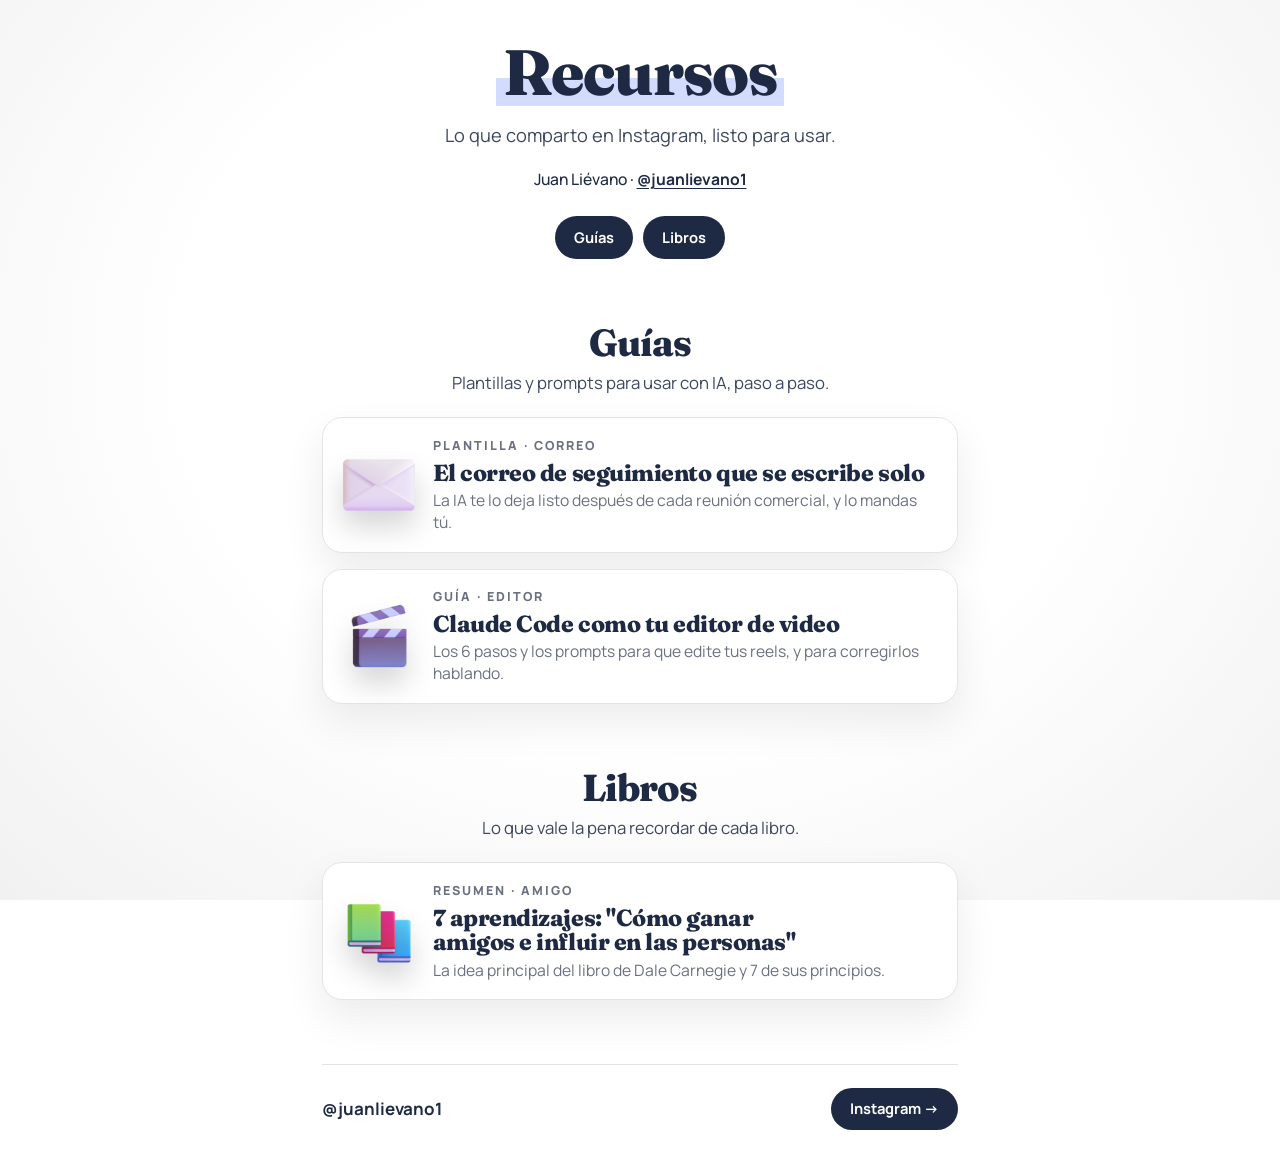
<file: index.html>
<!doctype html>
<html lang="es">
<head>
<meta charset="utf-8">
<meta name="viewport" content="width=device-width, initial-scale=1, viewport-fit=cover">
<title>Recursos · @juanlievano1</title>
<meta name="description" content="Lo que comparto en Instagram, listo para usar.">
<meta property="og:type" content="website">
<meta property="og:locale" content="es_CO">
<meta property="og:title" content="Recursos de @juanlievano1">
<meta property="og:description" content="Lo que comparto en Instagram, listo para usar.">
<meta property="og:url" content="https://juanlievano1.github.io/recursos/">
<meta property="og:image" content="https://juanlievano1.github.io/recursos/img/og-correo.png">
<meta name="twitter:card" content="summary_large_image">
<link rel="icon" type="image/png" href="img/sobre.png">
<link rel="preconnect" href="https://fonts.googleapis.com">
<link rel="preconnect" href="https://fonts.gstatic.com" crossorigin>
<link rel="stylesheet" href="https://fonts.googleapis.com/css2?family=Fraunces:opsz,wght@9..144,600;9..144,800&family=Manrope:wght@400;500;700;800&display=swap">
<link rel="stylesheet" href="estilo.css">
</head>
<body>
<main class="hoja">

  <header class="portada">
    <h1><mark>Recursos</mark></h1>
    <p class="sub">Lo que comparto en Instagram, listo para usar.</p>
    <p class="autor">Juan Liévano · <a href="https://www.instagram.com/juanlievano1/">@juanlievano1</a></p>
    <nav class="atajos" aria-label="Secciones">
      <a class="pildora" href="#guias">Guías</a>
      <a class="pildora" href="#libros">Libros</a>
    </nav>
  </header>

  <section class="seccion" aria-labelledby="guias">
    <div class="cabeza">
      <h2 id="guias">Guías</h2>
      <p class="sub">Plantillas y prompts para usar con IA, paso a paso.</p>
    </div>
    <div class="cuerpo">
      <a class="recurso" href="correo/">
        <img class="obj" src="img/sobre.png" alt="" width="400" height="400">
        <div>
          <p class="etq gris">Plantilla · CORREO</p>
          <h3>El correo de seguimiento que se escribe solo</h3>
          <p class="promesa">La IA te lo deja listo después de cada reunión comercial, y lo mandas tú.</p>
        </div>
      </a>
      <a class="recurso" href="editor/">
        <img class="obj" src="img/claqueta.png" alt="" width="400" height="400">
        <div>
          <p class="etq gris">Guía · EDITOR</p>
          <h3>Claude Code como tu editor de video</h3>
          <p class="promesa">Los 6 pasos y los prompts para que edite tus reels, y para corregirlos hablando.</p>
        </div>
      </a>
    </div>
  </section>

  <section class="seccion" aria-labelledby="libros">
    <div class="cabeza">
      <h2 id="libros">Libros</h2>
      <p class="sub">Lo que vale la pena recordar de cada libro.</p>
    </div>
    <div class="cuerpo">
      <a class="recurso" href="como-ganar-amigos/">
        <img class="obj" src="img/libros.png" alt="" width="400" height="400">
        <div>
          <p class="etq gris">Resumen · AMIGO</p>
          <h3>7 aprendizajes: "Cómo ganar amigos e influir en las personas"</h3>
          <p class="promesa">La idea principal del libro de Dale Carnegie y 7 de sus principios.</p>
        </div>
      </a>
    </div>
  </section>

  <footer class="pie">
    <a class="handle" href="https://www.instagram.com/juanlievano1/">@juanlievano1</a>
    <a class="pildora" href="https://www.instagram.com/juanlievano1/">Instagram →</a>
  </footer>
</main>
</body>
</html>
</file>
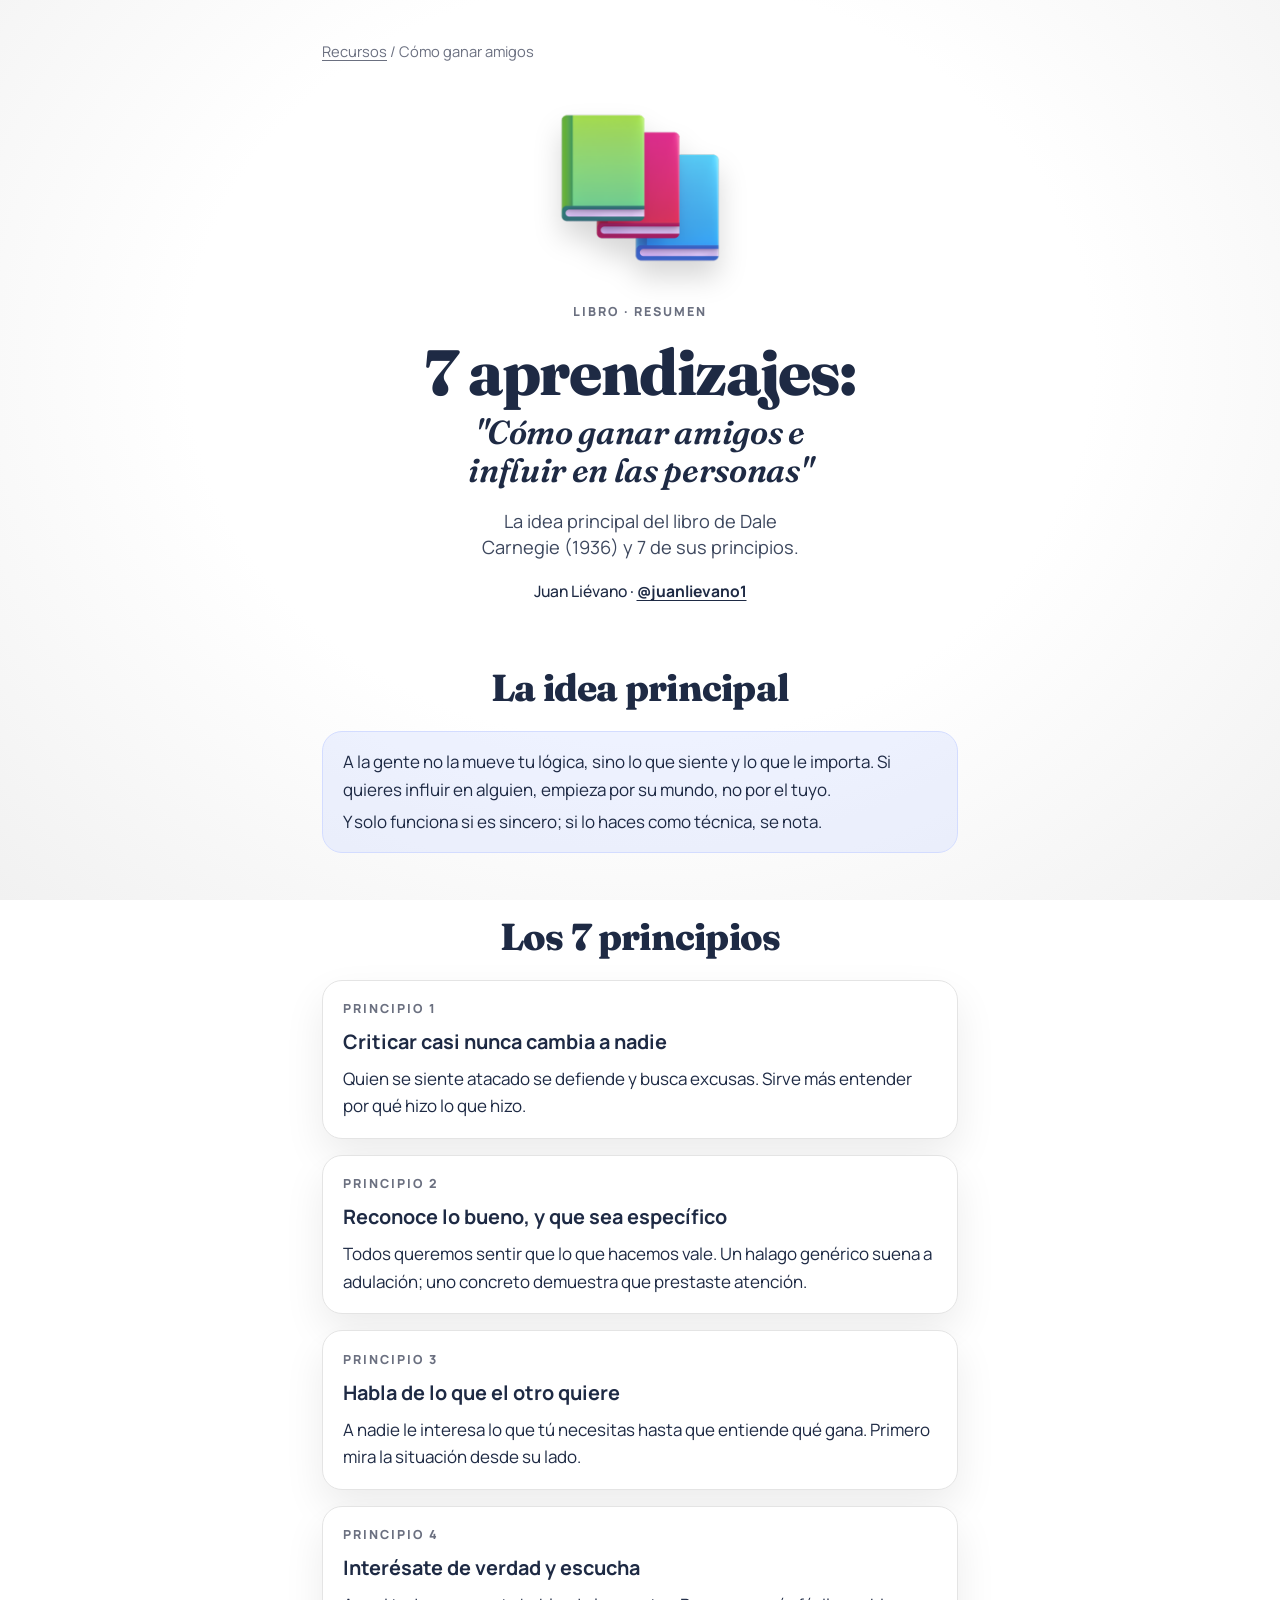
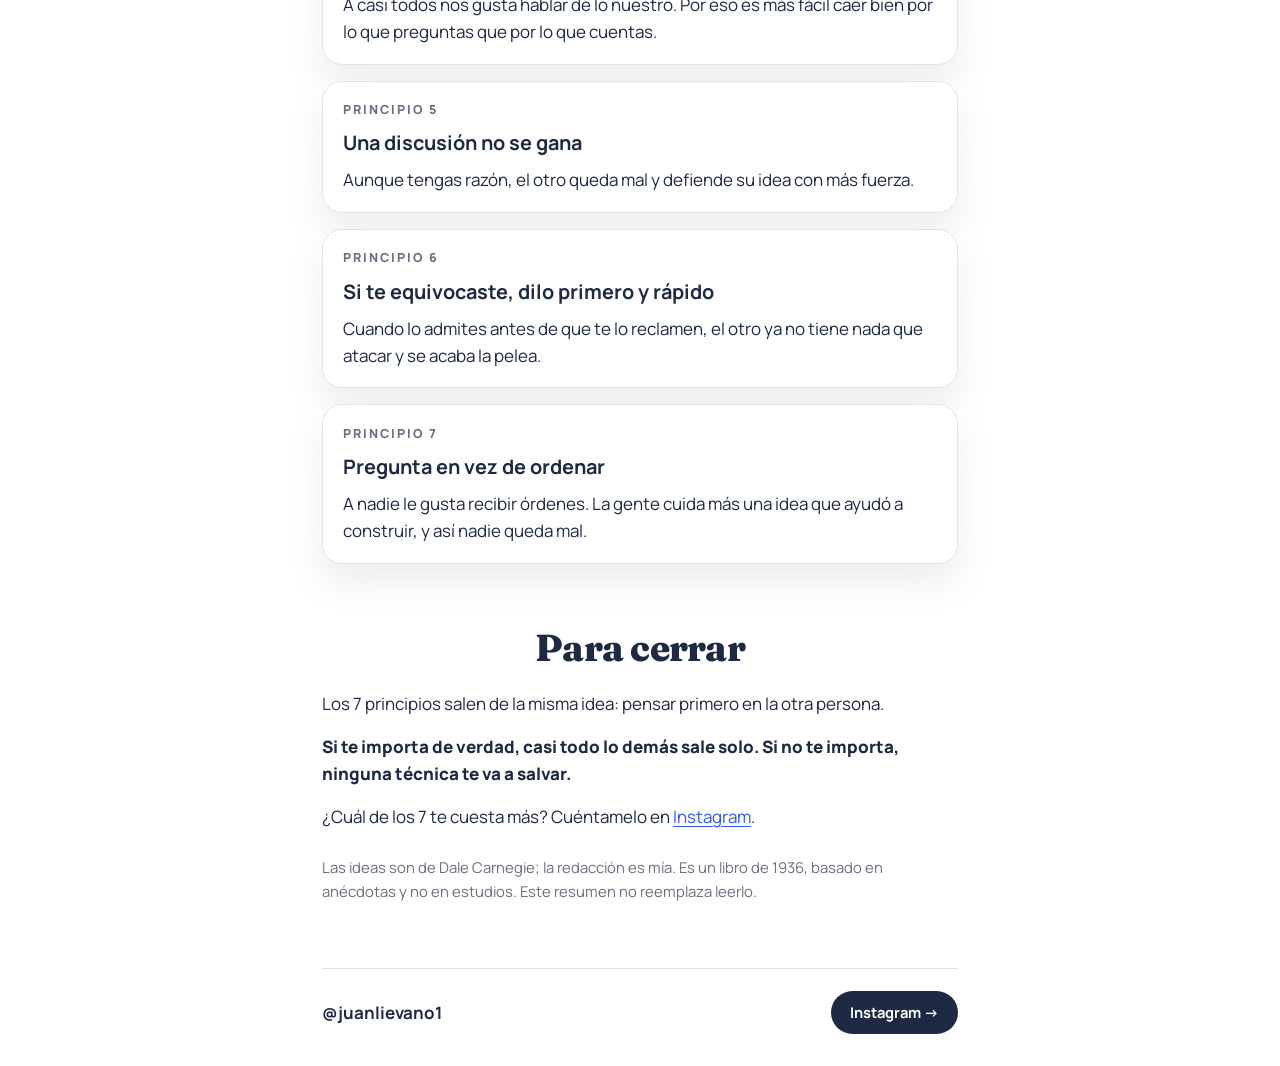
<file: como-ganar-amigos/index.html>
<!doctype html>
<html lang="es">
<head>
<meta charset="utf-8">
<meta name="viewport" content="width=device-width, initial-scale=1, viewport-fit=cover">
<title>7 aprendizajes de Cómo ganar amigos e influir en las personas · @juanlievano1</title>
<meta name="description" content="La idea principal y 7 aprendizajes de Cómo ganar amigos e influir en las personas, de Dale Carnegie.">
<meta property="og:type" content="article">
<meta property="og:locale" content="es_CO">
<meta property="og:title" content="7 aprendizajes: Cómo ganar amigos e influir en las personas">
<meta property="og:description" content="La idea principal del libro de Dale Carnegie y 7 de sus principios.">
<meta property="og:url" content="https://juanlievano1.github.io/recursos/como-ganar-amigos/">
<meta property="og:image" content="https://juanlievano1.github.io/recursos/img/og-como-ganar-amigos.png">
<meta property="og:image:width" content="1200">
<meta property="og:image:height" content="630">
<meta name="twitter:card" content="summary_large_image">
<link rel="icon" type="image/png" href="../img/libros.png">
<link rel="preconnect" href="https://fonts.googleapis.com">
<link rel="preconnect" href="https://fonts.gstatic.com" crossorigin>
<link rel="stylesheet" href="https://fonts.googleapis.com/css2?family=Fraunces:ital,opsz,wght@0,9..144,600;0,9..144,800;1,9..144,600&family=Manrope:wght@400;500;700;800&display=swap">
<link rel="stylesheet" href="../estilo.css">
</head>
<body>
<main class="hoja">

  <header class="portada">
    <nav class="ruta" aria-label="Ruta"><a href="../">Recursos</a> / Cómo ganar amigos</nav>
    <img class="obj" src="../img/libros.png" alt="" width="400" height="400">
    <p class="etq gris">Libro · Resumen</p>
    <h1><span class="titulo">7 aprendizajes:</span><em class="libro">"Cómo ganar amigos e influir en las personas"</em></h1>
    <p class="sub">La idea principal del libro de Dale Carnegie (1936) y 7 de sus principios.</p>
    <p class="autor">Juan Liévano · <a href="https://www.instagram.com/juanlievano1/">@juanlievano1</a></p>
  </header>

  <section class="seccion" aria-labelledby="idea">
    <div class="cabeza">
      <h2 id="idea">La idea principal</h2>
    </div>
    <div class="cuerpo">
      <div class="aviso">
        <p>A la gente no la mueve tu lógica, sino lo que siente y lo que le importa. Si quieres influir en alguien, empieza por su mundo, no por el tuyo.</p>
        <p>Y solo funciona si es sincero; si lo haces como técnica, se nota.</p>
      </div>
    </div>
  </section>

  <section class="seccion" aria-labelledby="principios">
    <div class="cabeza">
      <h2 id="principios">Los 7 principios</h2>
    </div>
    <div class="cuerpo">

      <article class="tarjeta">
        <p class="etq gris">Principio 1</p>
        <h3>Criticar casi nunca cambia a nadie</h3>
        <p>Quien se siente atacado se defiende y busca excusas. Sirve más entender por qué hizo lo que hizo.</p>
      </article>

      <article class="tarjeta">
        <p class="etq gris">Principio 2</p>
        <h3>Reconoce lo bueno, y que sea específico</h3>
        <p>Todos queremos sentir que lo que hacemos vale. Un halago genérico suena a adulación; uno concreto demuestra que prestaste atención.</p>
      </article>

      <article class="tarjeta">
        <p class="etq gris">Principio 3</p>
        <h3>Habla de lo que el otro quiere</h3>
        <p>A nadie le interesa lo que tú necesitas hasta que entiende qué gana. Primero mira la situación desde su lado.</p>
      </article>

      <article class="tarjeta">
        <p class="etq gris">Principio 4</p>
        <h3>Interésate de verdad y escucha</h3>
        <p>A casi todos nos gusta hablar de lo nuestro. Por eso es más fácil caer bien por lo que preguntas que por lo que cuentas.</p>
      </article>

      <article class="tarjeta">
        <p class="etq gris">Principio 5</p>
        <h3>Una discusión no se gana</h3>
        <p>Aunque tengas razón, el otro queda mal y defiende su idea con más fuerza.</p>
      </article>

      <article class="tarjeta">
        <p class="etq gris">Principio 6</p>
        <h3>Si te equivocaste, dilo primero y rápido</h3>
        <p>Cuando lo admites antes de que te lo reclamen, el otro ya no tiene nada que atacar y se acaba la pelea.</p>
      </article>

      <article class="tarjeta">
        <p class="etq gris">Principio 7</p>
        <h3>Pregunta en vez de ordenar</h3>
        <p>A nadie le gusta recibir órdenes. La gente cuida más una idea que ayudó a construir, y así nadie queda mal.</p>
      </article>

    </div>
  </section>

  <section class="seccion" aria-labelledby="conclusion">
    <div class="cabeza">
      <h2 id="conclusion">Para cerrar</h2>
    </div>
    <div class="cuerpo">
      <p>Los 7 principios salen de la misma idea: pensar primero en la otra persona.</p>
      <p><strong>Si te importa de verdad, casi todo lo demás sale solo. Si no te importa, ninguna técnica te va a salvar.</strong></p>
      <p>¿Cuál de los 7 te cuesta más? Cuéntamelo en <a href="https://www.instagram.com/juanlievano1/">Instagram</a>.</p>
      <p class="nota">Las ideas son de Dale Carnegie; la redacción es mía. Es un libro de 1936, basado en anécdotas y no en estudios. Este resumen no reemplaza leerlo.</p>
    </div>
  </section>

  <footer class="pie">
    <a class="handle" href="https://www.instagram.com/juanlievano1/">@juanlievano1</a>
    <a class="pildora" href="https://www.instagram.com/juanlievano1/">Instagram →</a>
  </footer>
</main>
</body>
</html>
</file>
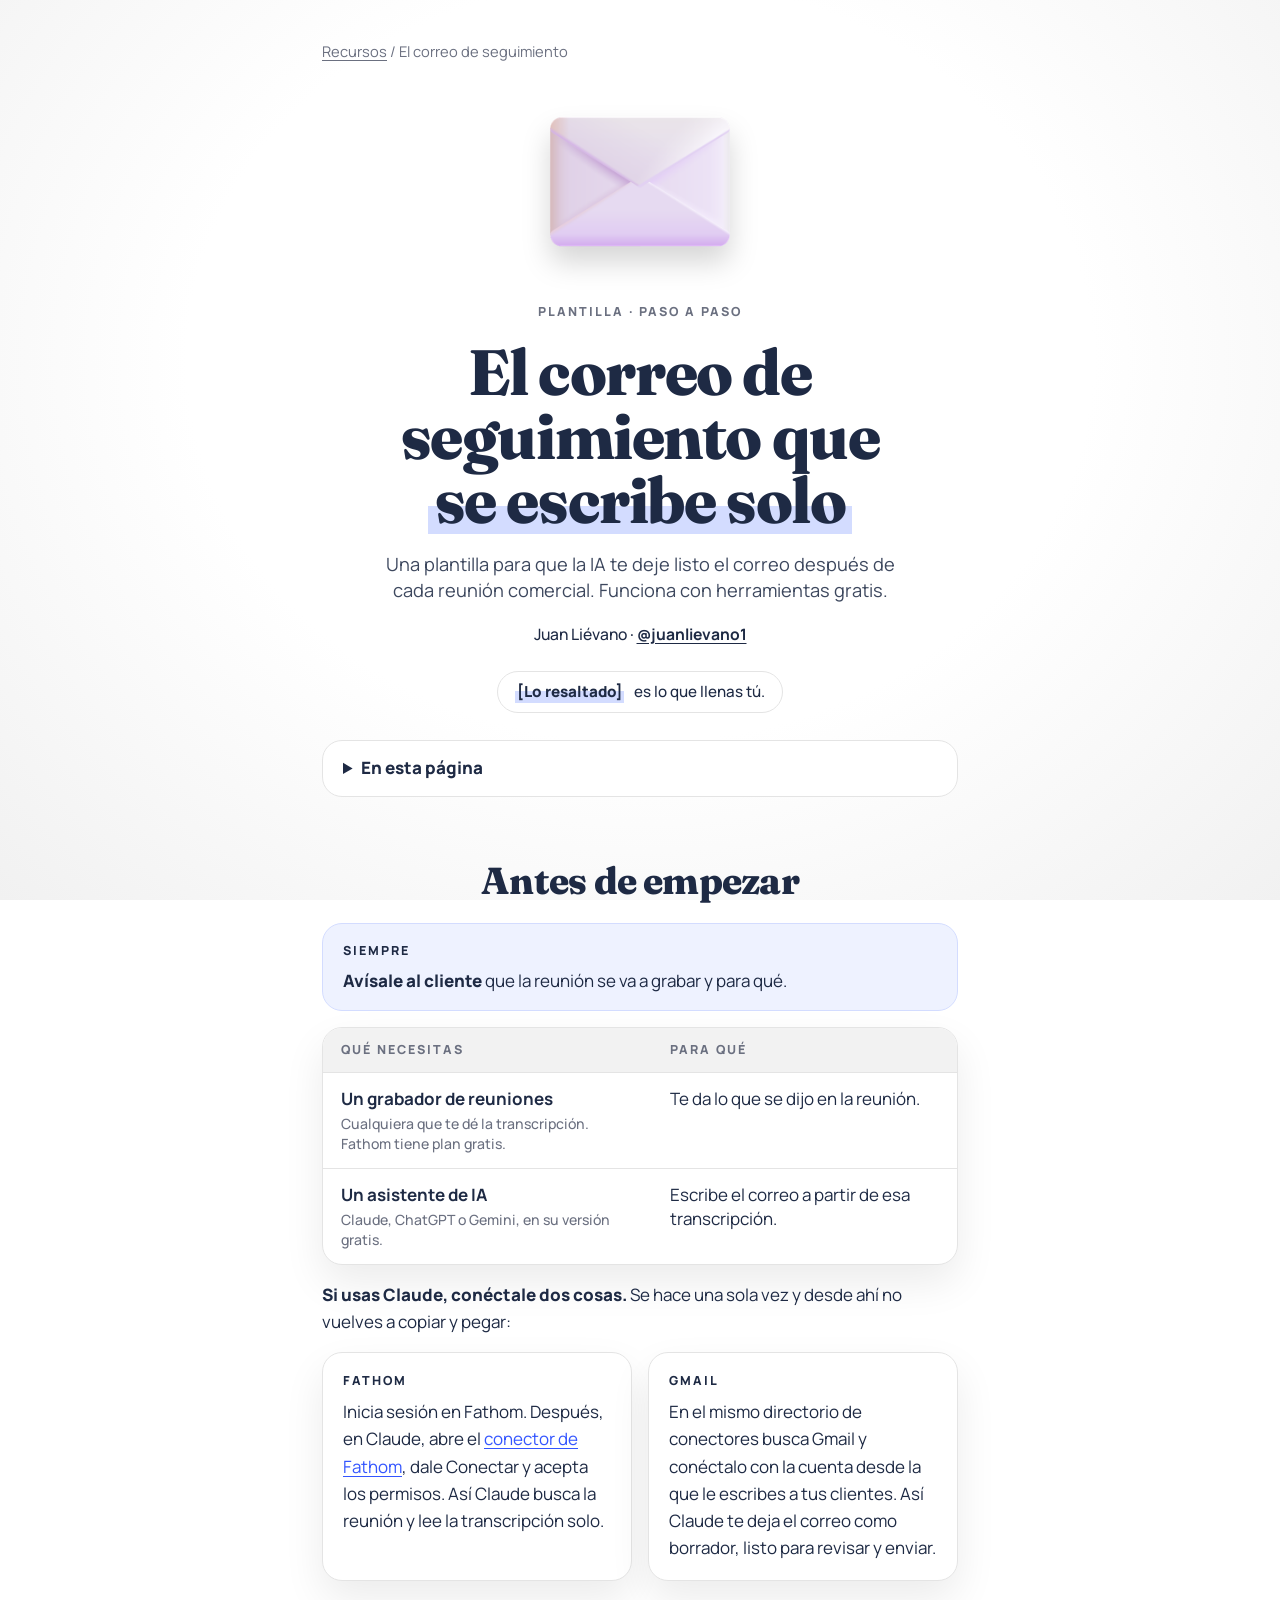
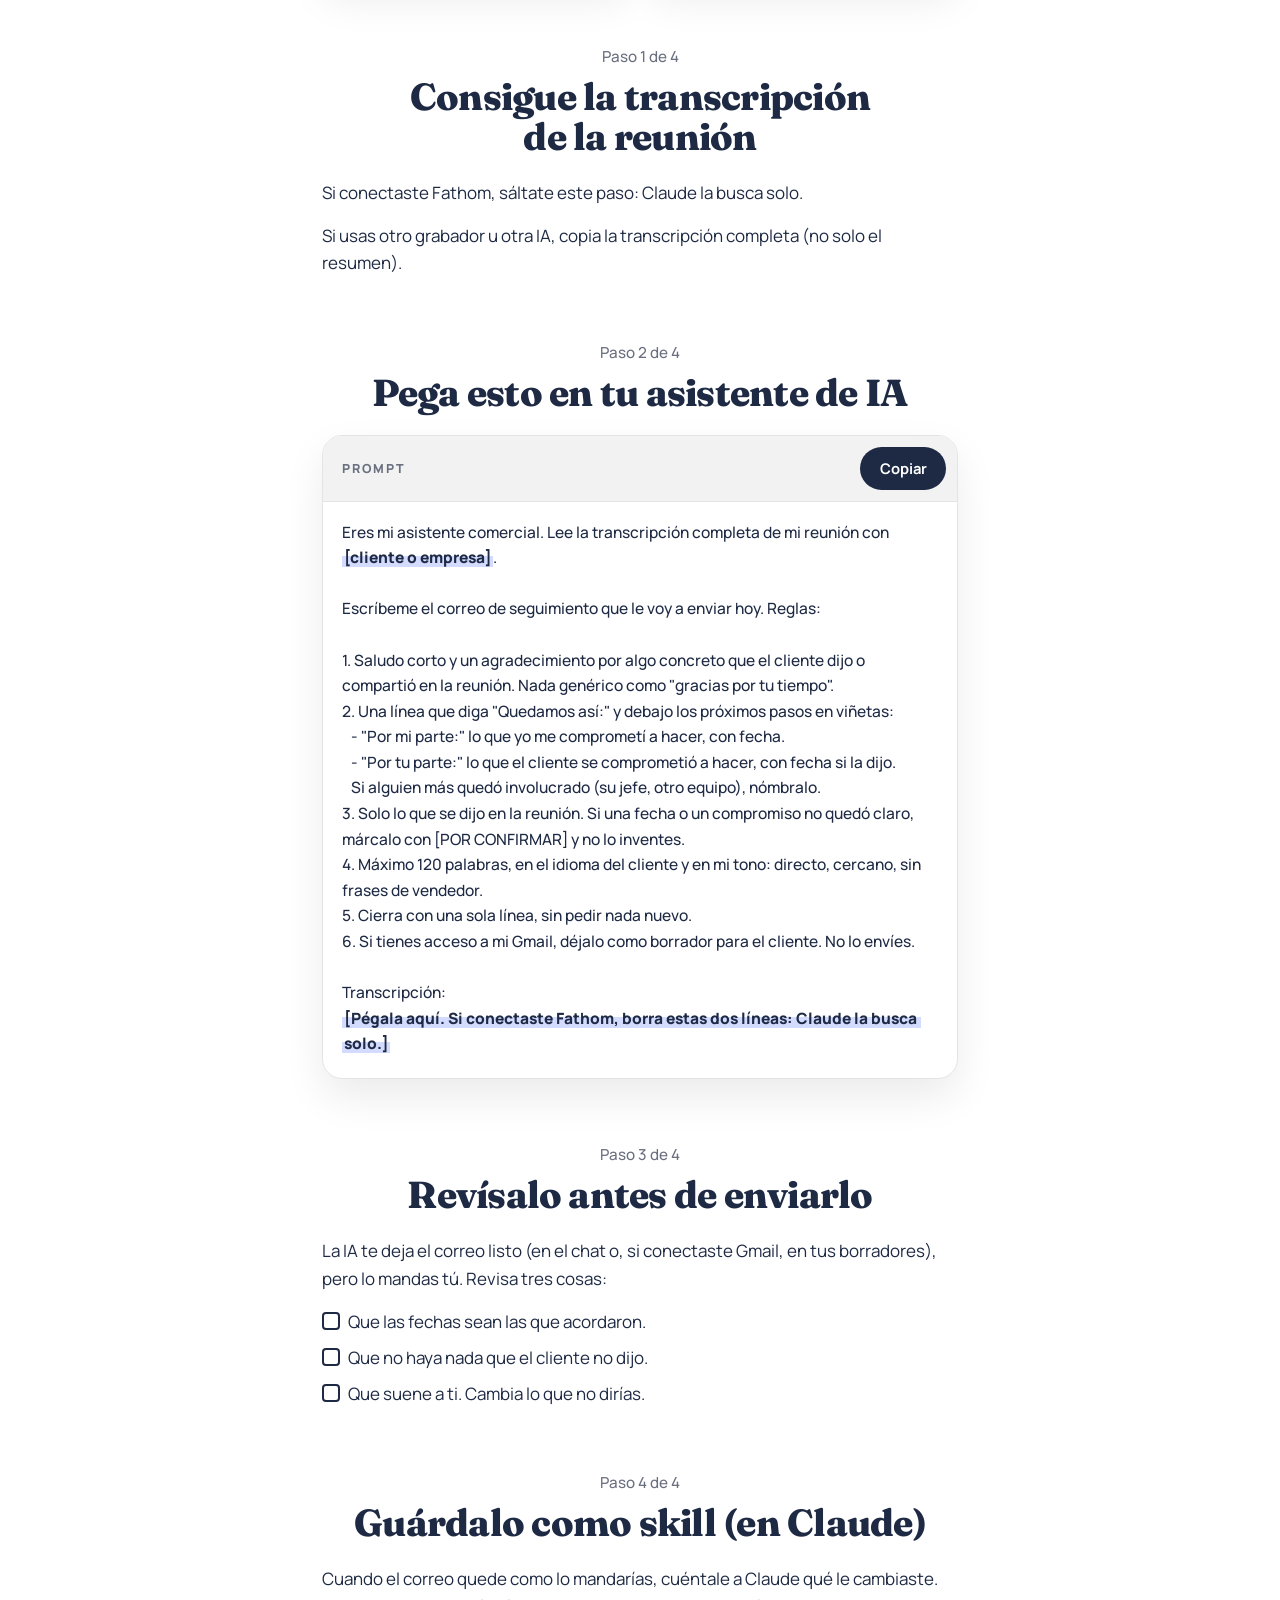
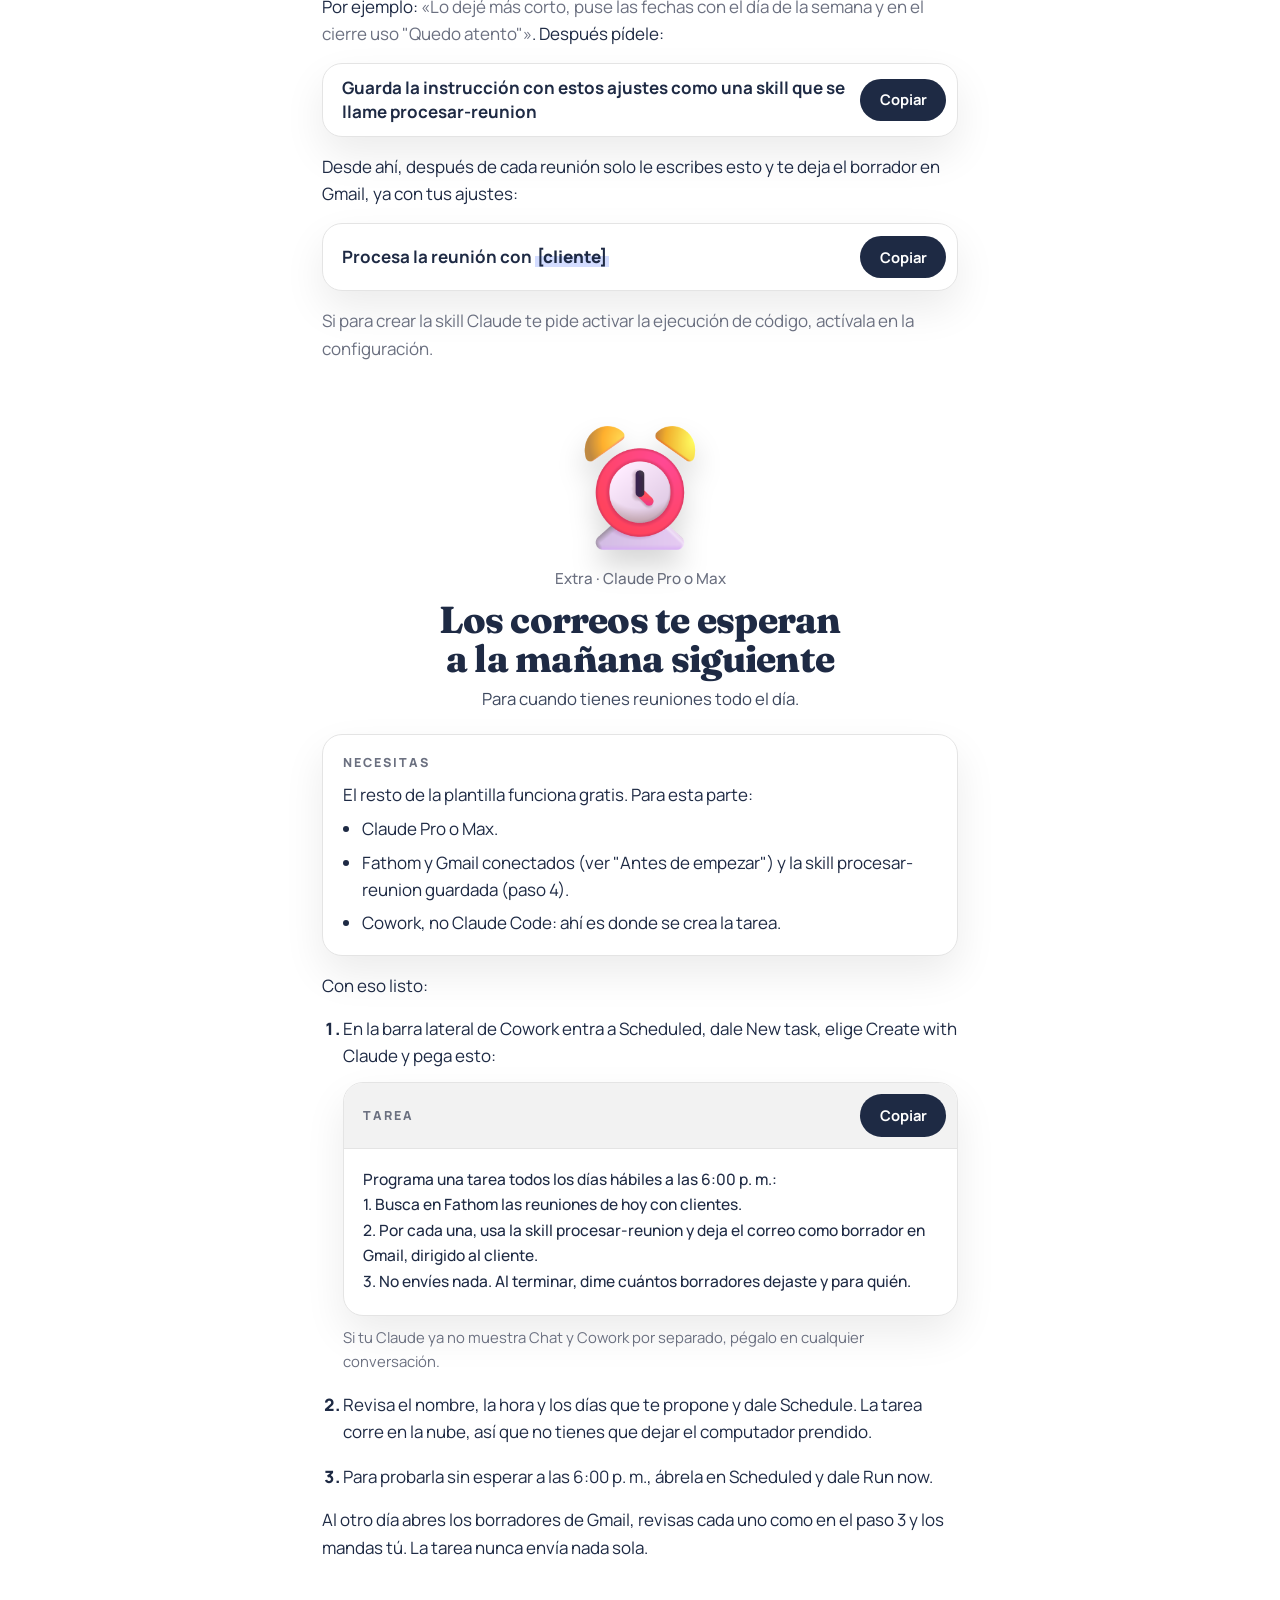
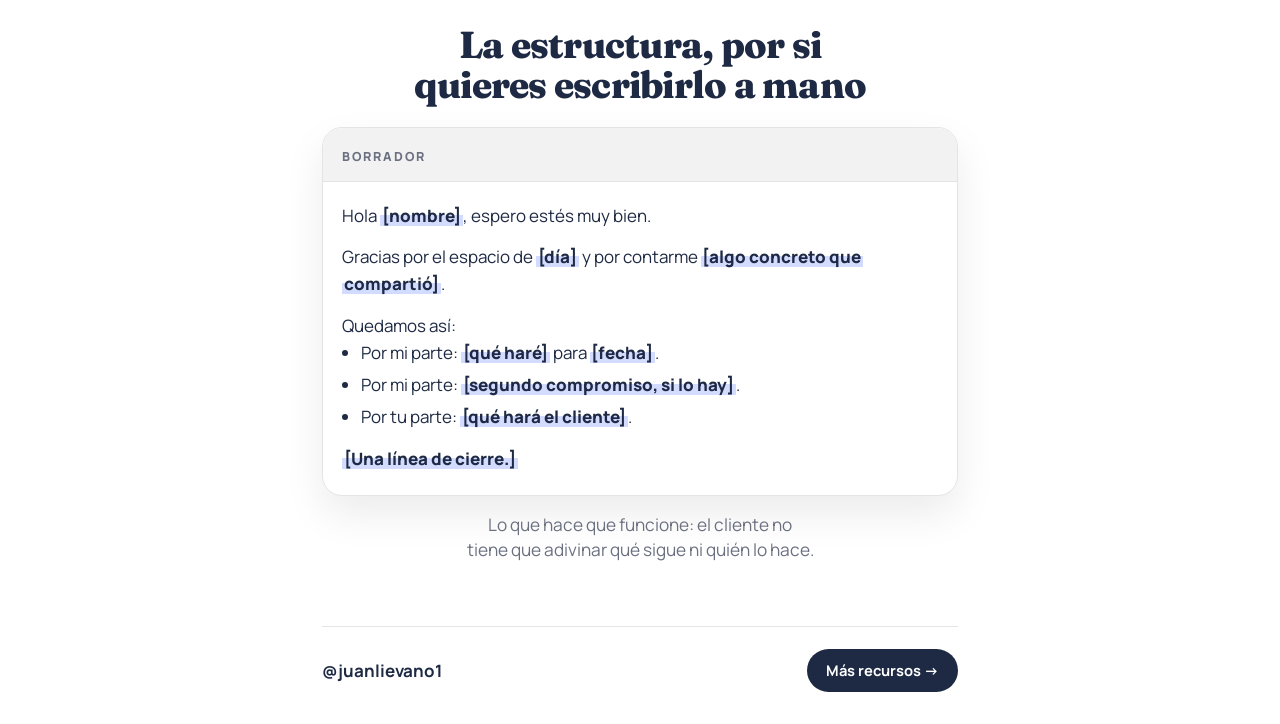
<file: correo/index.html>
<!doctype html>
<html lang="es">
<head>
<meta charset="utf-8">
<meta name="viewport" content="width=device-width, initial-scale=1, viewport-fit=cover">
<title>El correo de seguimiento que se escribe solo · @juanlievano1</title>
<meta name="description" content="La plantilla para que la IA te deje listo el correo de seguimiento después de cada reunión comercial.">
<meta property="og:type" content="article">
<meta property="og:locale" content="es_CO">
<meta property="og:title" content="El correo de seguimiento que se escribe solo">
<meta property="og:description" content="La plantilla para que la IA te deje listo el correo después de cada reunión comercial.">
<meta property="og:url" content="https://juanlievano1.github.io/recursos/correo/">
<meta property="og:image" content="https://juanlievano1.github.io/recursos/img/og-correo.png">
<meta property="og:image:width" content="1200">
<meta property="og:image:height" content="630">
<meta name="twitter:card" content="summary_large_image">
<link rel="icon" type="image/png" href="../img/sobre.png">
<link rel="preconnect" href="https://fonts.googleapis.com">
<link rel="preconnect" href="https://fonts.gstatic.com" crossorigin>
<link rel="stylesheet" href="https://fonts.googleapis.com/css2?family=Fraunces:opsz,wght@9..144,600;9..144,800&family=Manrope:wght@400;500;700;800&display=swap">
<link rel="stylesheet" href="../estilo.css">
</head>
<body>
<main class="hoja">

  <header class="portada">
    <nav class="ruta" aria-label="Ruta"><a href="../">Recursos</a> / El correo de seguimiento</nav>
    <img class="obj" src="../img/sobre.png" alt="" width="400" height="400">
    <p class="etq gris">Plantilla · Paso a paso</p>
    <h1>El correo de seguimiento que <mark>se escribe solo</mark></h1>
    <p class="sub">Una plantilla para que la IA te deje listo el correo después de cada reunión comercial. Funciona con herramientas gratis.</p>
    <p class="autor">Juan Liévano · <a href="https://www.instagram.com/juanlievano1/">@juanlievano1</a></p>
    <p class="leyenda"><mark class="llenar">[Lo resaltado]</mark> es lo que llenas tú.</p>
    <details class="indice">
      <summary>En esta página</summary>
      <ol>
        <li><a href="#antes">Antes de empezar</a></li>
        <li><a href="#paso1">Paso 1: Consigue la transcripción</a></li>
        <li><a href="#paso2">Paso 2: Pega esto en tu asistente de IA</a></li>
        <li><a href="#paso3">Paso 3: Revísalo antes de enviarlo</a></li>
        <li><a href="#paso4">Paso 4: Guárdalo como skill</a></li>
        <li><a href="#extra">Extra: los correos te esperan a la mañana siguiente</a></li>
        <li><a href="#mano">La estructura, por si quieres escribirlo a mano</a></li>
      </ol>
    </details>
  </header>

  <section class="seccion" aria-labelledby="antes">
    <div class="cabeza">
      <h2 id="antes">Antes de empezar</h2>
    </div>
    <div class="cuerpo">
      <div class="aviso">
        <p class="etq">Siempre</p>
        <p><strong>Avísale al cliente</strong> que la reunión se va a grabar y para qué.</p>
      </div>
      <div class="tabla-marco">
        <table class="tabla">
          <thead>
            <tr><th scope="col" class="etq gris">Qué necesitas</th><th scope="col" class="etq gris">Para qué</th></tr>
          </thead>
          <tbody>
            <tr><td>Un grabador de reuniones<small>Cualquiera que te dé la transcripción. Fathom tiene plan gratis.</small></td><td>Te da lo que se dijo en la reunión.</td></tr>
            <tr><td>Un asistente de IA<small>Claude, ChatGPT o Gemini, en su versión gratis.</small></td><td>Escribe el correo a partir de esa transcripción.</td></tr>
          </tbody>
        </table>
      </div>
      <p><strong>Si usas Claude, conéctale dos cosas.</strong> Se hace una sola vez y desde ahí no vuelves a copiar y pegar:</p>
      <div class="dos">
        <div class="tarjeta">
          <h3 class="etq">Fathom</h3>
          <p>Inicia sesión en Fathom. Después, en Claude, abre el <a href="https://claude.ai/directory/connectors/fathom">conector de Fathom</a>, dale Conectar y acepta los permisos. Así Claude busca la reunión y lee la transcripción solo.</p>
        </div>
        <div class="tarjeta">
          <h3 class="etq">Gmail</h3>
          <p>En el mismo directorio de conectores busca Gmail y conéctalo con la cuenta desde la que le escribes a tus clientes. Así Claude te deja el correo como borrador, listo para revisar y enviar.</p>
        </div>
      </div>
    </div>
  </section>

  <section class="seccion" aria-labelledby="paso1">
    <div class="cabeza">
      <p class="contador">Paso 1 de 4</p>
      <h2 id="paso1">Consigue la transcripción de la reunión</h2>
    </div>
    <div class="cuerpo">
      <p>Si conectaste Fathom, sáltate este paso: Claude la busca solo.</p>
      <p>Si usas otro grabador u otra IA, copia la transcripción completa (no solo el resumen).</p>
    </div>
  </section>

  <section class="seccion" aria-labelledby="paso2">
    <div class="cabeza">
      <p class="contador">Paso 2 de 4</p>
      <h2 id="paso2">Pega esto en tu asistente de IA</h2>
    </div>
    <div class="cuerpo">
      <div class="prompt">
        <div class="prompt-top">
          <span class="etq gris">Prompt</span>
          <button class="pildora" type="button" data-copia="prompt-correo">Copiar</button>
        </div>
<pre id="prompt-correo">Eres mi asistente comercial. Lee la transcripción completa de mi reunión con <mark class="llenar">[cliente o empresa]</mark>.

Escríbeme el correo de seguimiento que le voy a enviar hoy. Reglas:

1. Saludo corto y un agradecimiento por algo concreto que el cliente dijo o compartió en la reunión. Nada genérico como "gracias por tu tiempo".
2. Una línea que diga "Quedamos así:" y debajo los próximos pasos en viñetas:
   - "Por mi parte:" lo que yo me comprometí a hacer, con fecha.
   - "Por tu parte:" lo que el cliente se comprometió a hacer, con fecha si la dijo.
   Si alguien más quedó involucrado (su jefe, otro equipo), nómbralo.
3. Solo lo que se dijo en la reunión. Si una fecha o un compromiso no quedó claro, márcalo con [POR CONFIRMAR] y no lo inventes.
4. Máximo 120 palabras, en el idioma del cliente y en mi tono: directo, cercano, sin frases de vendedor.
5. Cierra con una sola línea, sin pedir nada nuevo.
6. Si tienes acceso a mi Gmail, déjalo como borrador para el cliente. No lo envíes.

Transcripción:
<mark class="llenar">[Pégala aquí. Si conectaste Fathom, borra estas dos líneas: Claude la busca solo.]</mark></pre>
      </div>
    </div>
  </section>

  <section class="seccion" aria-labelledby="paso3">
    <div class="cabeza">
      <p class="contador">Paso 3 de 4</p>
      <h2 id="paso3">Revísalo antes de enviarlo</h2>
    </div>
    <div class="cuerpo">
      <p>La IA te deja el correo listo (en el chat o, si conectaste Gmail, en tus borradores), pero lo mandas tú. Revisa tres cosas:</p>
      <ul class="revisar">
        <li>Que las fechas sean las que acordaron.</li>
        <li>Que no haya nada que el cliente no dijo.</li>
        <li>Que suene a ti. Cambia lo que no dirías.</li>
      </ul>
    </div>
  </section>

  <section class="seccion" aria-labelledby="paso4">
    <div class="cabeza">
      <p class="contador">Paso 4 de 4</p>
      <h2 id="paso4">Guárdalo como skill (en Claude)</h2>
    </div>
    <div class="cuerpo">
      <p>Cuando el correo quede como lo mandarías, cuéntale a Claude qué le cambiaste. Por ejemplo: <span class="gris">«Lo dejé más corto, puse las fechas con el día de la semana y en el cierre uso "Quedo atento"»</span>. Después pídele:</p>
      <div class="frase">
        <p id="frase-skill">Guarda la instrucción con estos ajustes como una skill que se llame procesar-reunion</p>
        <button class="pildora" type="button" data-copia="frase-skill">Copiar</button>
      </div>
      <p>Desde ahí, después de cada reunión solo le escribes esto y te deja el borrador en Gmail, ya con tus ajustes:</p>
      <div class="frase">
        <p id="frase-procesa">Procesa la reunión con <mark class="llenar">[cliente]</mark></p>
        <button class="pildora" type="button" data-copia="frase-procesa">Copiar</button>
      </div>
      <p class="gris">Si para crear la skill Claude te pide activar la ejecución de código, actívala en la configuración.</p>
    </div>
  </section>

  <section class="seccion" aria-labelledby="extra">
    <div class="cabeza">
      <img class="obj" src="../img/reloj.png" alt="" width="400" height="400">
      <p class="contador">Extra · Claude Pro o Max</p>
      <h2 id="extra">Los correos te esperan a la mañana siguiente</h2>
      <p class="sub">Para cuando tienes reuniones todo el día.</p>
    </div>
    <div class="cuerpo">
      <div class="tarjeta">
        <p class="etq gris">Necesitas</p>
        <p>El resto de la plantilla funciona gratis. Para esta parte:</p>
        <ul class="requisitos">
          <li>Claude Pro o Max.</li>
          <li>Fathom y Gmail conectados (ver "Antes de empezar") y la skill procesar-reunion guardada (paso 4).</li>
          <li>Cowork, no Claude Code: ahí es donde se crea la tarea.</li>
        </ul>
      </div>
      <p>Con eso listo:</p>
      <ol class="pasos-extra">
        <li>
          En la barra lateral de Cowork entra a Scheduled, dale New task, elige Create with Claude y pega esto:
          <div class="prompt">
            <div class="prompt-top">
              <span class="etq gris">Tarea</span>
              <button class="pildora" type="button" data-copia="prompt-tarea">Copiar</button>
            </div>
<pre id="prompt-tarea">Programa una tarea todos los días hábiles a las 6:00 p. m.:
1. Busca en Fathom las reuniones de hoy con clientes.
2. Por cada una, usa la skill procesar-reunion y deja el correo como borrador en Gmail, dirigido al cliente.
3. No envíes nada. Al terminar, dime cuántos borradores dejaste y para quién.</pre>
          </div>
          <p class="nota">Si tu Claude ya no muestra Chat y Cowork por separado, pégalo en cualquier conversación.</p>
        </li>
        <li>Revisa el nombre, la hora y los días que te propone y dale Schedule. La tarea corre en la nube, así que no tienes que dejar el computador prendido.</li>
        <li>Para probarla sin esperar a las 6:00 p. m., ábrela en Scheduled y dale Run now.</li>
      </ol>
      <p>Al otro día abres los borradores de Gmail, revisas cada uno como en el paso 3 y los mandas tú. La tarea nunca envía nada sola.</p>
    </div>
  </section>

  <section class="seccion" aria-labelledby="mano">
    <div class="cabeza">
      <h2 id="mano">La estructura, por si quieres escribirlo a mano</h2>
    </div>
    <div class="cuerpo">
      <div class="correo">
        <div class="correo-top"><span class="etq gris">Borrador</span></div>
        <div class="correo-cuerpo">
          <p>Hola <mark class="llenar">[nombre]</mark>, espero estés muy bien.</p>
          <p>Gracias por el espacio de <mark class="llenar">[día]</mark> y por contarme <mark class="llenar">[algo concreto que compartió]</mark>.</p>
          <div>
            <p>Quedamos así:</p>
            <ul>
              <li>Por mi parte: <mark class="llenar">[qué haré]</mark> para <mark class="llenar">[fecha]</mark>.</li>
              <li>Por mi parte: <mark class="llenar">[segundo compromiso, si lo hay]</mark>.</li>
              <li>Por tu parte: <mark class="llenar">[qué hará el cliente]</mark>.</li>
            </ul>
          </div>
          <p><mark class="llenar">[Una línea de cierre.]</mark></p>
        </div>
      </div>
      <p class="razon">Lo que hace que funcione: el cliente no tiene que adivinar qué sigue ni quién lo hace.</p>
    </div>
  </section>

  <footer class="pie">
    <a class="handle" href="https://www.instagram.com/juanlievano1/">@juanlievano1</a>
    <a class="pildora" href="../">Más recursos →</a>
  </footer>
</main>
<script src="../copiar.js"></script>
</body>
</html>
</file>
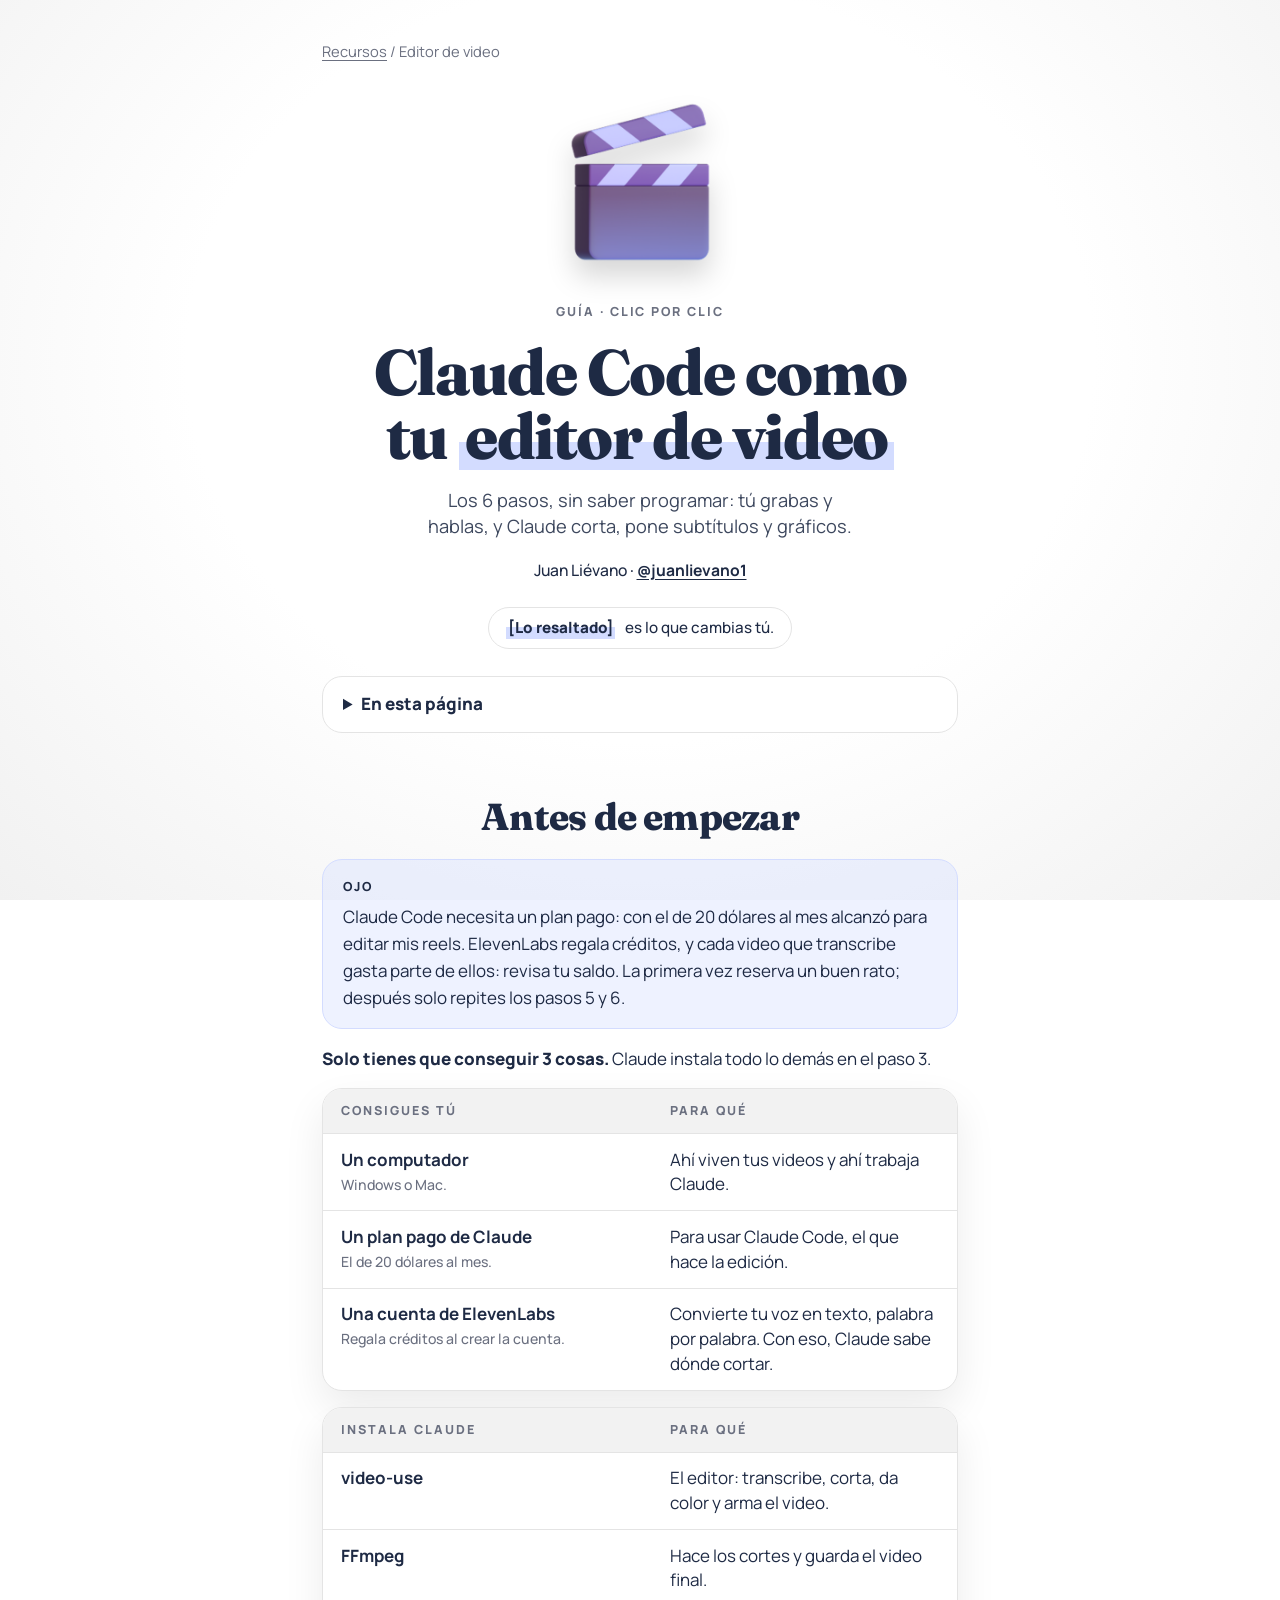
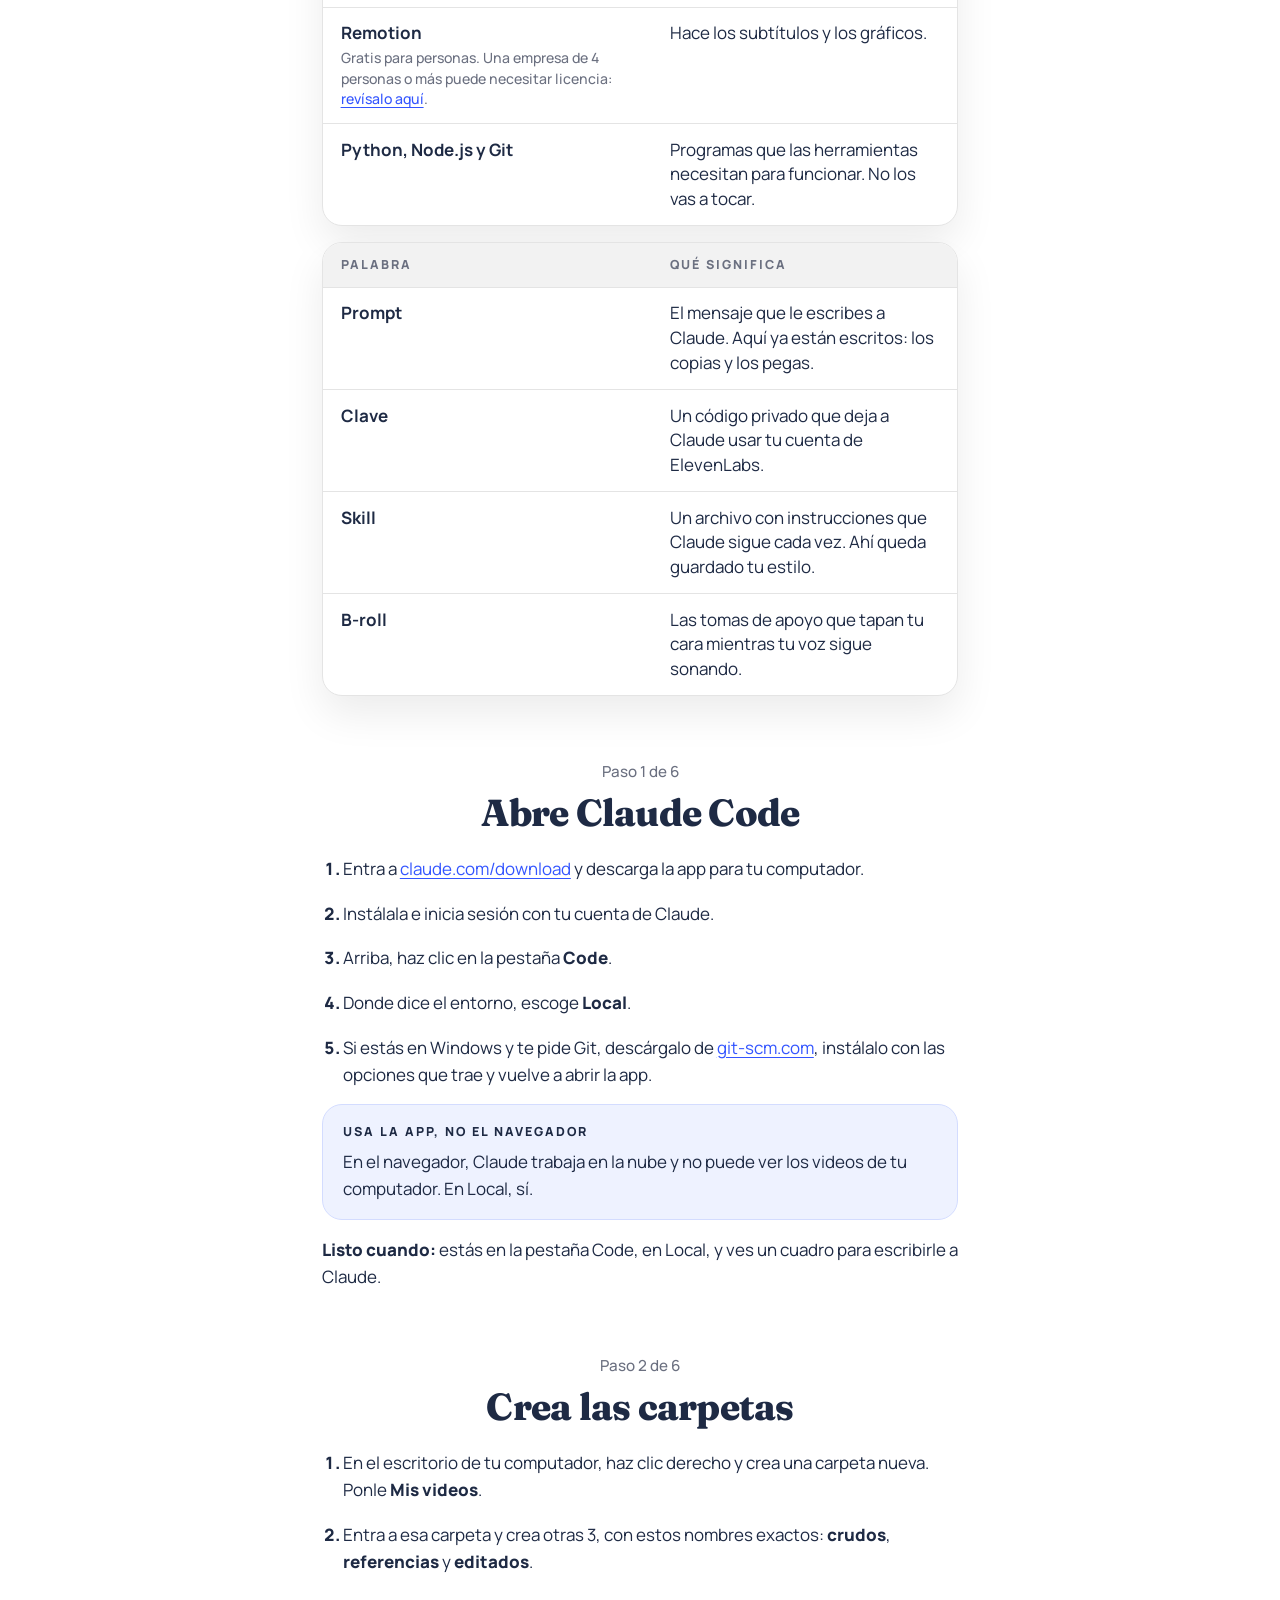
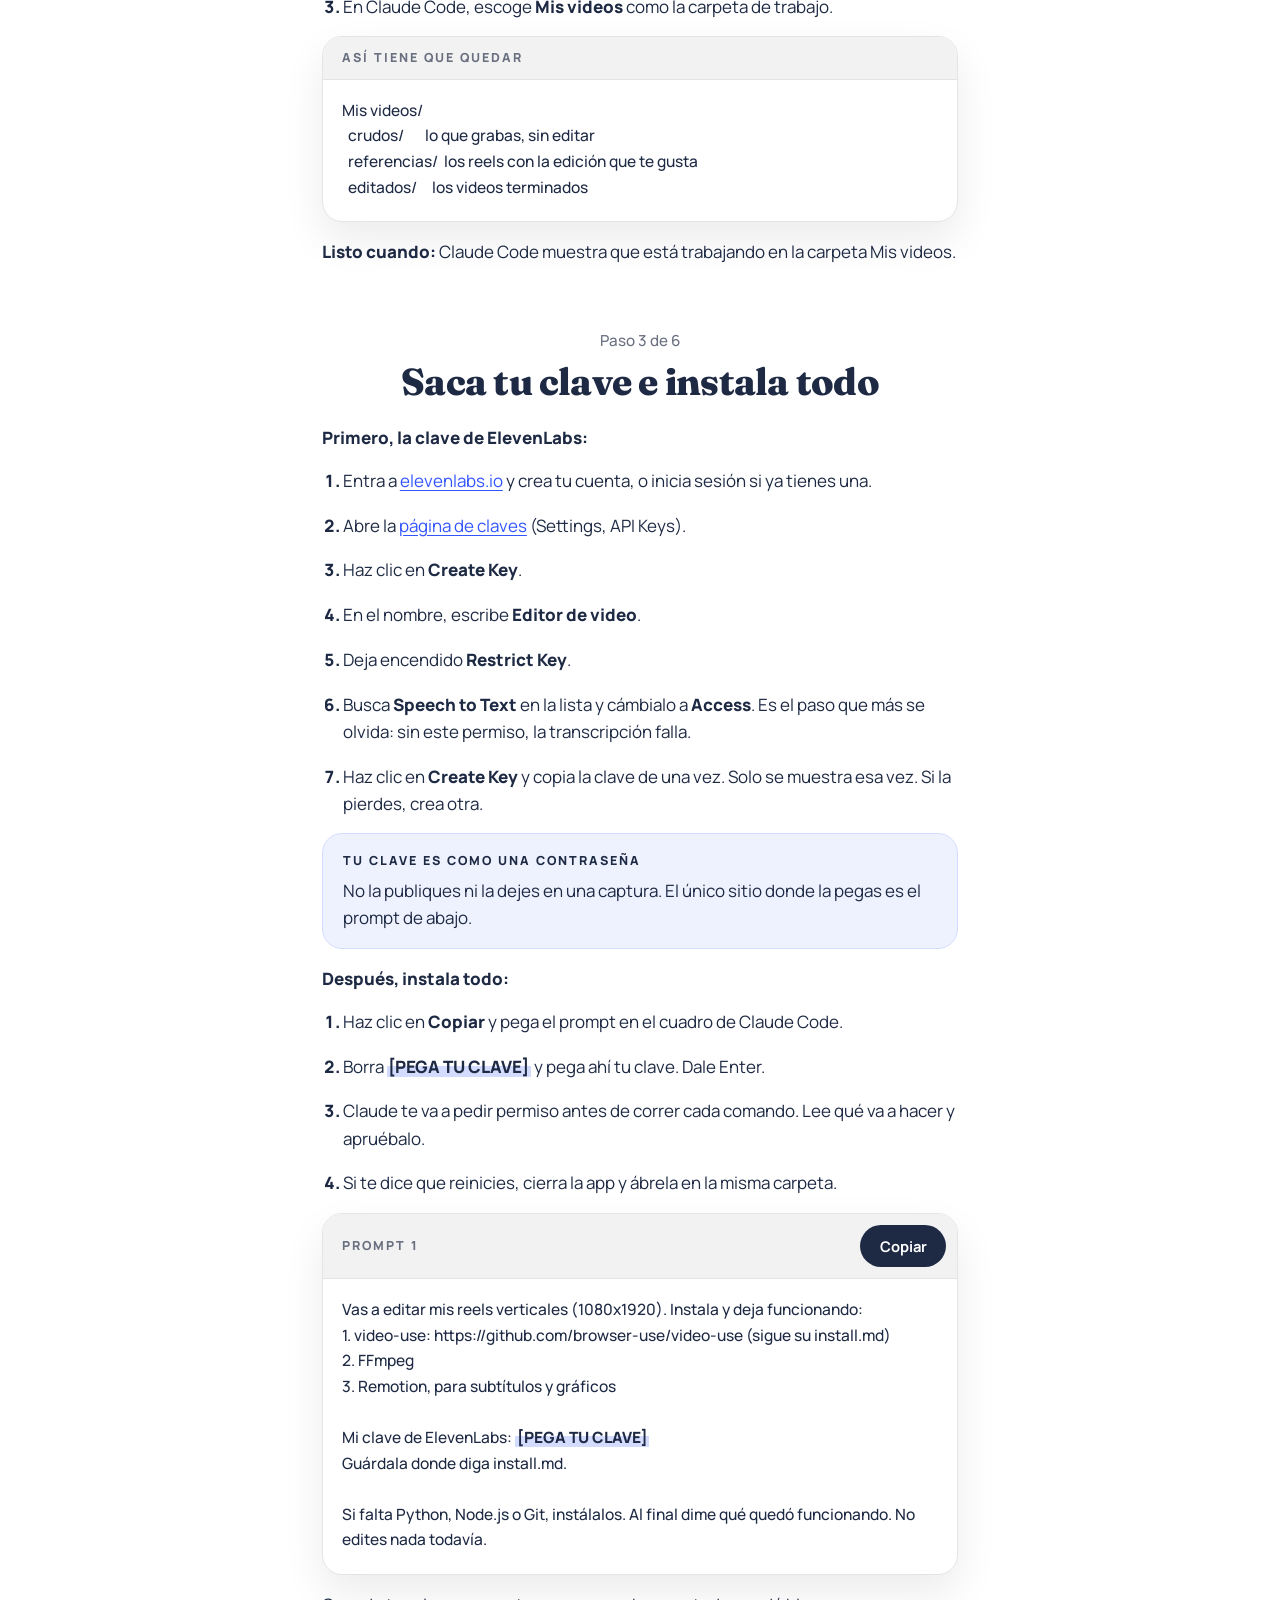
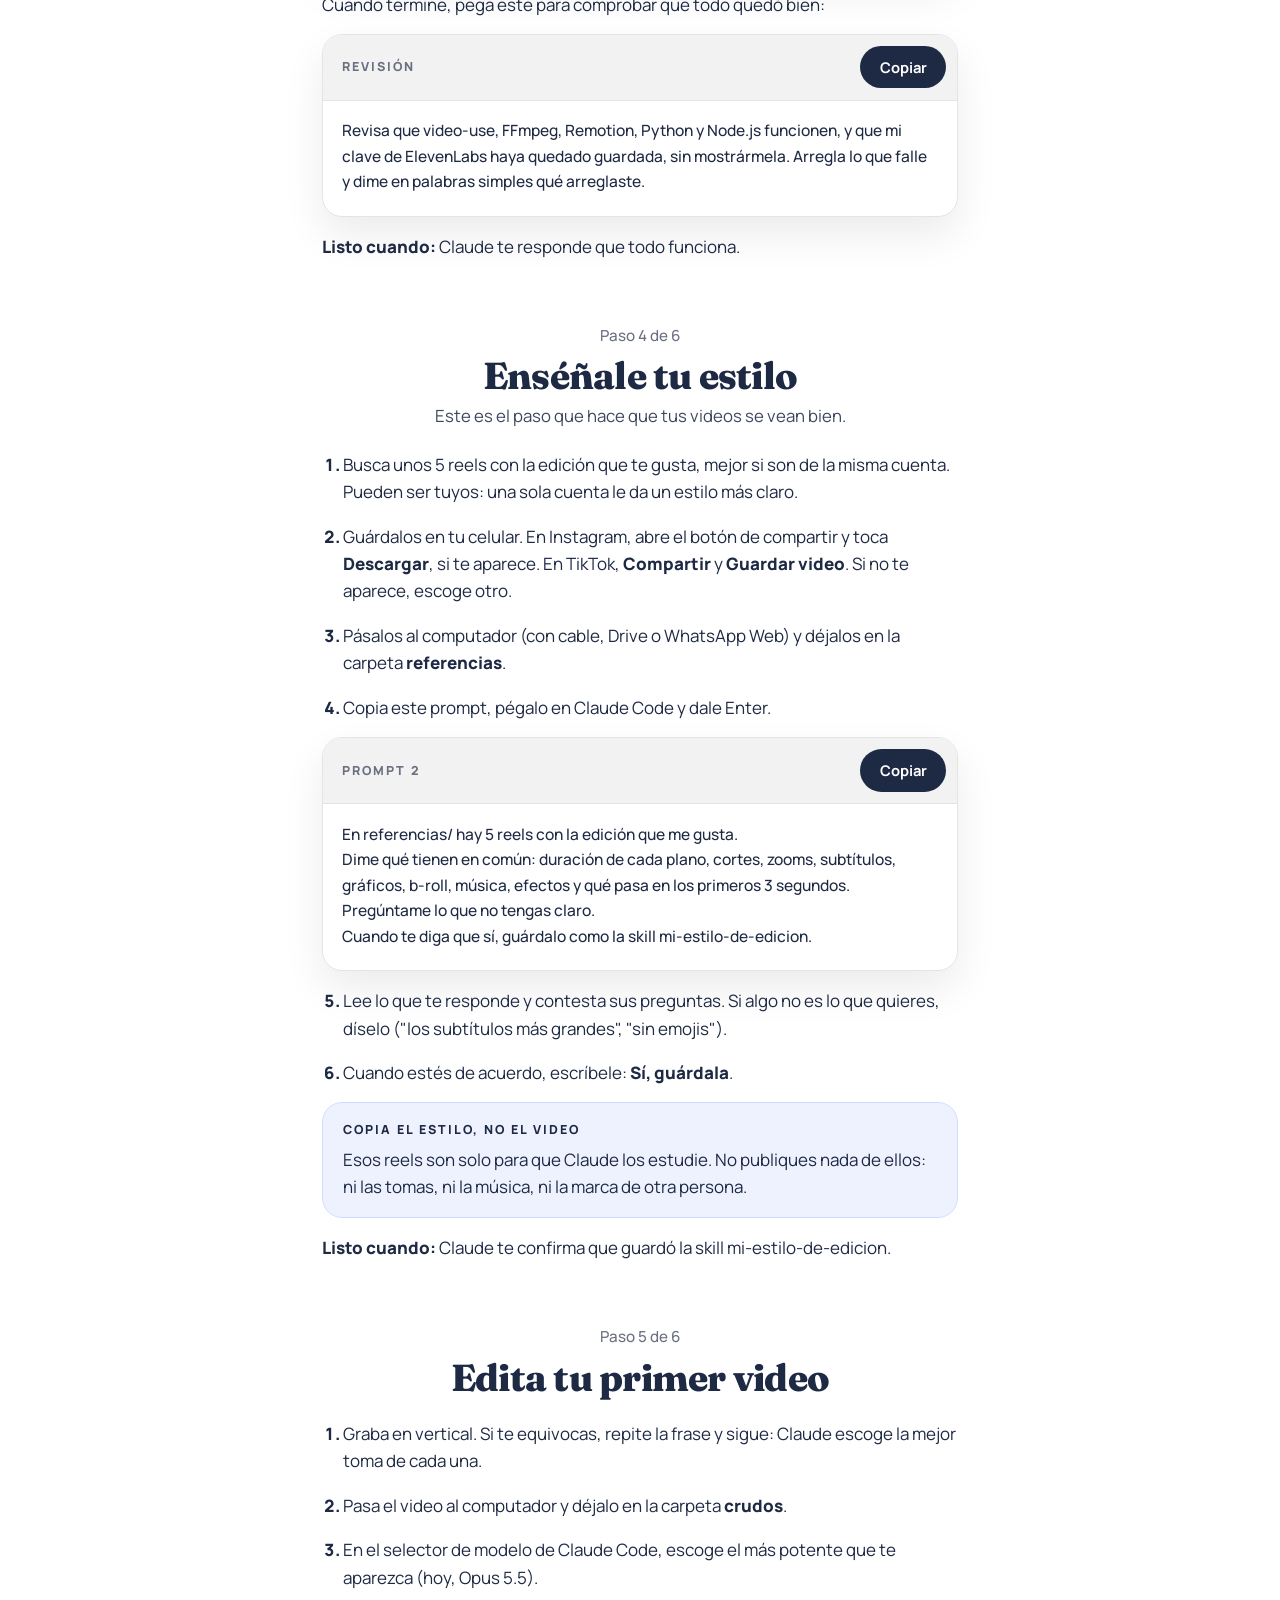
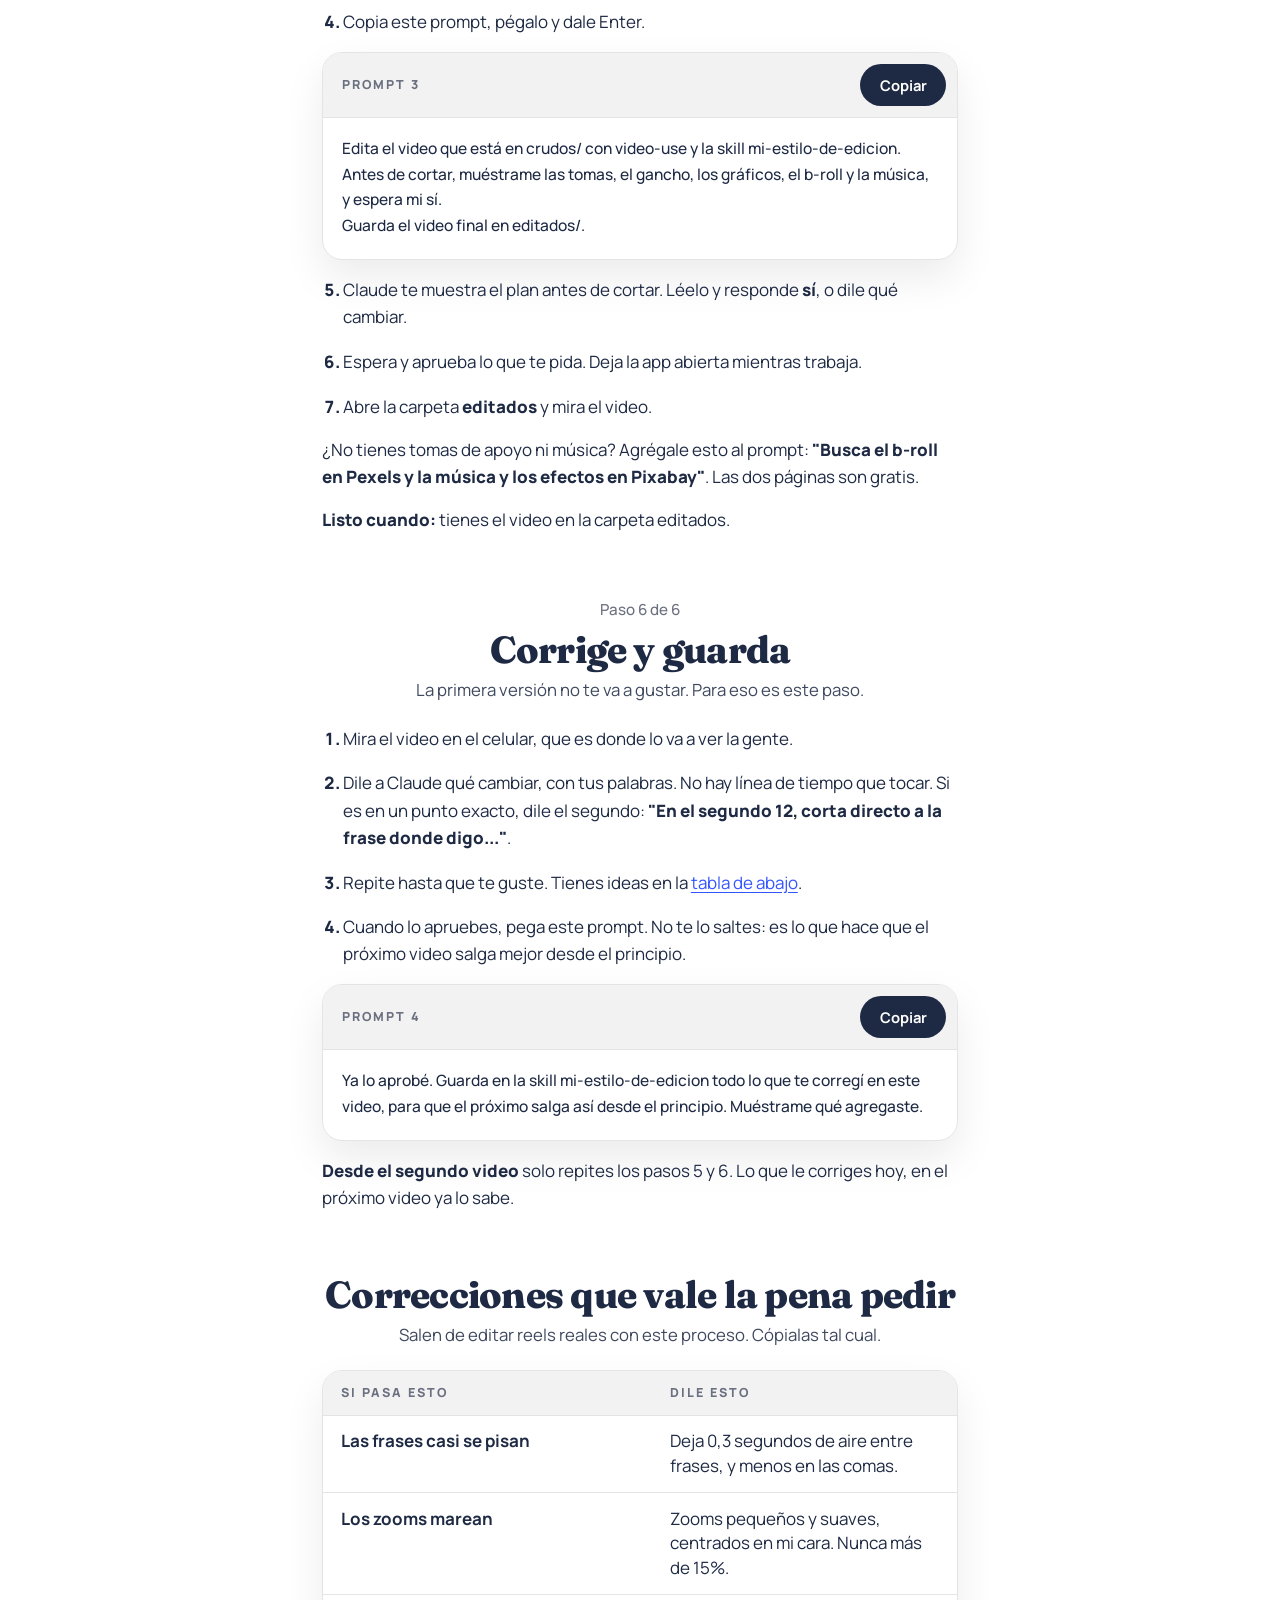
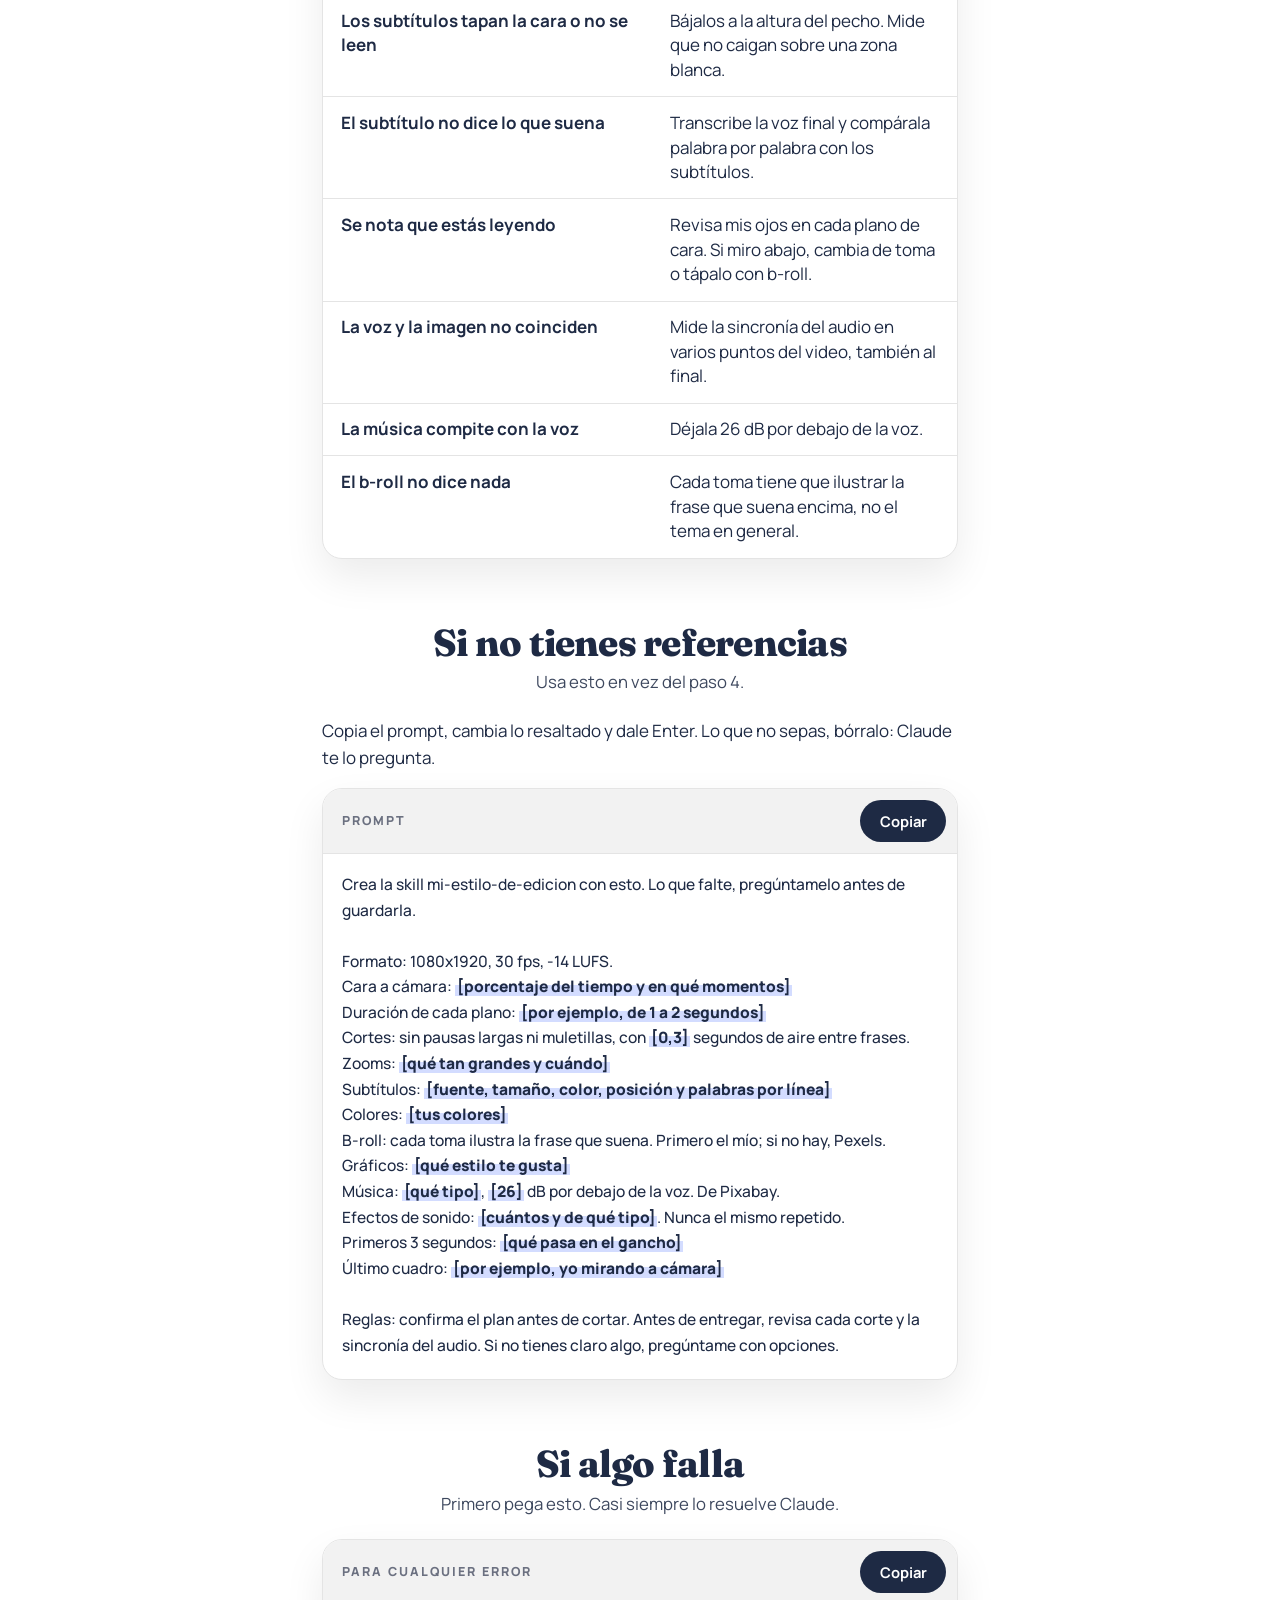
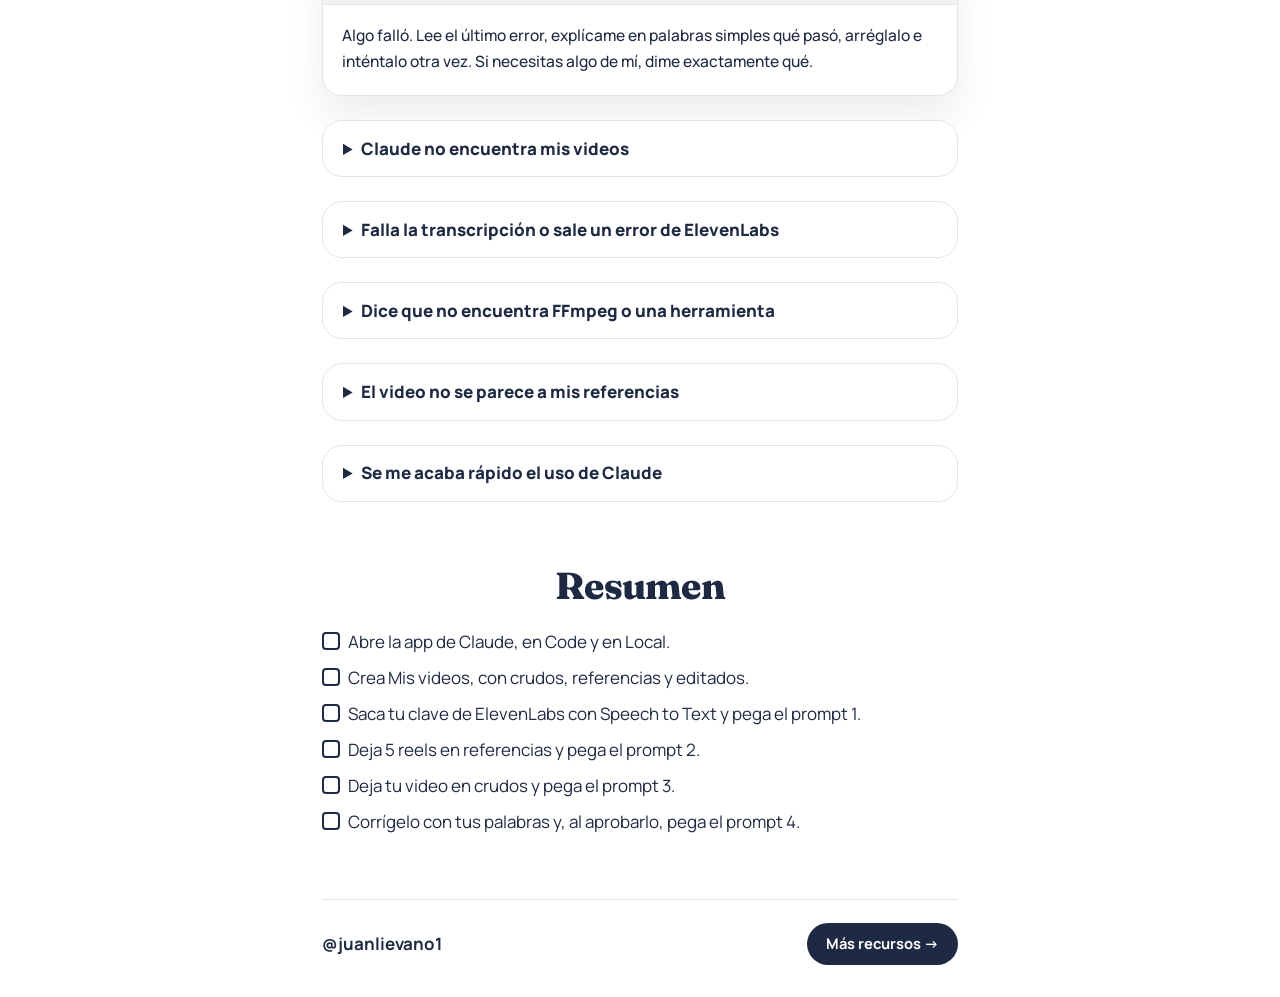
<file: editor/index.html>
<!doctype html>
<html lang="es">
<head>
<meta charset="utf-8">
<meta name="viewport" content="width=device-width, initial-scale=1, viewport-fit=cover">
<title>Claude Code como tu editor de video · @juanlievano1</title>
<meta name="description" content="Los 6 pasos, clic por clic, y los prompts para que Claude Code edite tus reels.">
<meta property="og:type" content="article">
<meta property="og:locale" content="es_CO">
<meta property="og:title" content="Claude Code como tu editor de video">
<meta property="og:description" content="Los 6 pasos, clic por clic, y los prompts para que Claude Code edite tus reels.">
<meta property="og:url" content="https://juanlievano1.github.io/recursos/editor/">
<meta property="og:image" content="https://juanlievano1.github.io/recursos/img/og-editor.png">
<meta property="og:image:width" content="1200">
<meta property="og:image:height" content="630">
<meta name="twitter:card" content="summary_large_image">
<link rel="icon" type="image/png" href="../img/claqueta.png">
<link rel="preconnect" href="https://fonts.googleapis.com">
<link rel="preconnect" href="https://fonts.gstatic.com" crossorigin>
<link rel="stylesheet" href="https://fonts.googleapis.com/css2?family=Fraunces:opsz,wght@9..144,600;9..144,800&family=Manrope:wght@400;500;700;800&display=swap">
<link rel="stylesheet" href="../estilo.css">
</head>
<body>
<main class="hoja">

  <header class="portada">
    <nav class="ruta" aria-label="Ruta"><a href="../">Recursos</a> / Editor de video</nav>
    <img class="obj" src="../img/claqueta.png" alt="" width="400" height="400">
    <p class="etq gris">Guía · Clic por clic</p>
    <h1>Claude Code como tu <mark>editor de video</mark></h1>
    <p class="sub">Los 6 pasos, sin saber programar: tú grabas y hablas, y Claude corta, pone subtítulos y gráficos.</p>
    <p class="autor">Juan Liévano · <a href="https://www.instagram.com/juanlievano1/">@juanlievano1</a></p>
    <p class="leyenda"><mark class="llenar">[Lo resaltado]</mark> es lo que cambias tú.</p>
    <details class="indice">
      <summary>En esta página</summary>
      <ol>
        <li><a href="#antes">Antes de empezar</a></li>
        <li><a href="#paso1">Paso 1: Abre Claude Code</a></li>
        <li><a href="#paso2">Paso 2: Crea las carpetas</a></li>
        <li><a href="#paso3">Paso 3: Saca tu clave e instala todo</a></li>
        <li><a href="#paso4">Paso 4: Enséñale tu estilo</a></li>
        <li><a href="#paso5">Paso 5: Edita tu primer video</a></li>
        <li><a href="#paso6">Paso 6: Corrige y guarda</a></li>
        <li><a href="#correcciones">Correcciones que vale la pena pedir</a></li>
        <li><a href="#plantilla">Si no tienes referencias</a></li>
        <li><a href="#fallas">Si algo falla</a></li>
        <li><a href="#resumen">Resumen</a></li>
      </ol>
    </details>
  </header>

  <section class="seccion" aria-labelledby="antes">
    <div class="cabeza">
      <h2 id="antes">Antes de empezar</h2>
    </div>
    <div class="cuerpo">
      <div class="aviso">
        <p class="etq">Ojo</p>
        <p>Claude Code necesita un plan pago: con el de 20 dólares al mes alcanzó para editar mis reels. ElevenLabs regala créditos, y cada video que transcribe gasta parte de ellos: revisa tu saldo. La primera vez reserva un buen rato; después solo repites los pasos 5 y 6.</p>
      </div>
      <p><strong>Solo tienes que conseguir 3 cosas.</strong> Claude instala todo lo demás en el paso 3.</p>
      <div class="tabla-marco">
        <table class="tabla">
          <thead>
            <tr><th scope="col" class="etq gris">Consigues tú</th><th scope="col" class="etq gris">Para qué</th></tr>
          </thead>
          <tbody>
            <tr><td>Un computador<small>Windows o Mac.</small></td><td>Ahí viven tus videos y ahí trabaja Claude.</td></tr>
            <tr><td>Un plan pago de Claude<small>El de 20 dólares al mes.</small></td><td>Para usar Claude Code, el que hace la edición.</td></tr>
            <tr><td>Una cuenta de ElevenLabs<small>Regala créditos al crear la cuenta.</small></td><td>Convierte tu voz en texto, palabra por palabra. Con eso, Claude sabe dónde cortar.</td></tr>
          </tbody>
        </table>
      </div>
      <div class="tabla-marco">
        <table class="tabla">
          <thead>
            <tr><th scope="col" class="etq gris">Instala Claude</th><th scope="col" class="etq gris">Para qué</th></tr>
          </thead>
          <tbody>
            <tr><td>video-use</td><td>El editor: transcribe, corta, da color y arma el video.</td></tr>
            <tr><td>FFmpeg</td><td>Hace los cortes y guarda el video final.</td></tr>
            <tr><td>Remotion<small>Gratis para personas. Una empresa de 4 personas o más puede necesitar licencia: <a href="https://www.remotion.dev/license">revísalo aquí</a>.</small></td><td>Hace los subtítulos y los gráficos.</td></tr>
            <tr><td>Python, Node.js y Git</td><td>Programas que las herramientas necesitan para funcionar. No los vas a tocar.</td></tr>
          </tbody>
        </table>
      </div>
      <div class="tabla-marco">
        <table class="tabla">
          <thead>
            <tr><th scope="col" class="etq gris">Palabra</th><th scope="col" class="etq gris">Qué significa</th></tr>
          </thead>
          <tbody>
            <tr><td>Prompt</td><td>El mensaje que le escribes a Claude. Aquí ya están escritos: los copias y los pegas.</td></tr>
            <tr><td>Clave</td><td>Un código privado que deja a Claude usar tu cuenta de ElevenLabs.</td></tr>
            <tr><td>Skill</td><td>Un archivo con instrucciones que Claude sigue cada vez. Ahí queda guardado tu estilo.</td></tr>
            <tr><td>B-roll</td><td>Las tomas de apoyo que tapan tu cara mientras tu voz sigue sonando.</td></tr>
          </tbody>
        </table>
      </div>
    </div>
  </section>

  <section class="seccion" aria-labelledby="paso1">
    <div class="cabeza">
      <p class="contador">Paso 1 de 6</p>
      <h2 id="paso1">Abre Claude Code</h2>
    </div>
    <div class="cuerpo">
      <ol class="pasos-extra">
        <li>Entra a <a href="https://claude.com/download">claude.com/download</a> y descarga la app para tu computador.</li>
        <li>Instálala e inicia sesión con tu cuenta de Claude.</li>
        <li>Arriba, haz clic en la pestaña <strong>Code</strong>.</li>
        <li>Donde dice el entorno, escoge <strong>Local</strong>.</li>
        <li>Si estás en Windows y te pide Git, descárgalo de <a href="https://git-scm.com/download/win">git-scm.com</a>, instálalo con las opciones que trae y vuelve a abrir la app.</li>
      </ol>
      <div class="aviso">
        <p class="etq">Usa la app, no el navegador</p>
        <p>En el navegador, Claude trabaja en la nube y no puede ver los videos de tu computador. En Local, sí.</p>
      </div>
      <p><strong>Listo cuando:</strong> estás en la pestaña Code, en Local, y ves un cuadro para escribirle a Claude.</p>
    </div>
  </section>

  <section class="seccion" aria-labelledby="paso2">
    <div class="cabeza">
      <p class="contador">Paso 2 de 6</p>
      <h2 id="paso2">Crea las carpetas</h2>
    </div>
    <div class="cuerpo">
      <ol class="pasos-extra">
        <li>En el escritorio de tu computador, haz clic derecho y crea una carpeta nueva. Ponle <strong>Mis videos</strong>.</li>
        <li>Entra a esa carpeta y crea otras 3, con estos nombres exactos: <strong>crudos</strong>, <strong>referencias</strong> y <strong>editados</strong>.</li>
        <li>En Claude Code, escoge <strong>Mis videos</strong> como la carpeta de trabajo.</li>
      </ol>
      <div class="prompt">
        <div class="prompt-top">
          <span class="etq gris">Así tiene que quedar</span>
        </div>
<pre>Mis videos/
  crudos/       lo que grabas, sin editar
  referencias/  los reels con la edición que te gusta
  editados/     los videos terminados</pre>
      </div>
      <p><strong>Listo cuando:</strong> Claude Code muestra que está trabajando en la carpeta Mis videos.</p>
    </div>
  </section>

  <section class="seccion" aria-labelledby="paso3">
    <div class="cabeza">
      <p class="contador">Paso 3 de 6</p>
      <h2 id="paso3">Saca tu clave e instala todo</h2>
    </div>
    <div class="cuerpo">
      <p><strong>Primero, la clave de ElevenLabs:</strong></p>
      <ol class="pasos-extra">
        <li>Entra a <a href="https://elevenlabs.io">elevenlabs.io</a> y crea tu cuenta, o inicia sesión si ya tienes una.</li>
        <li>Abre la <a href="https://elevenlabs.io/app/settings/api-keys">página de claves</a> (Settings, API Keys).</li>
        <li>Haz clic en <strong>Create Key</strong>.</li>
        <li>En el nombre, escribe <strong>Editor de video</strong>.</li>
        <li>Deja encendido <strong>Restrict Key</strong>.</li>
        <li>Busca <strong>Speech to Text</strong> en la lista y cámbialo a <strong>Access</strong>. Es el paso que más se olvida: sin este permiso, la transcripción falla.</li>
        <li>Haz clic en <strong>Create Key</strong> y copia la clave de una vez. Solo se muestra esa vez. Si la pierdes, crea otra.</li>
      </ol>
      <div class="aviso">
        <p class="etq">Tu clave es como una contraseña</p>
        <p>No la publiques ni la dejes en una captura. El único sitio donde la pegas es el prompt de abajo.</p>
      </div>
      <p><strong>Después, instala todo:</strong></p>
      <ol class="pasos-extra">
        <li>Haz clic en <strong>Copiar</strong> y pega el prompt en el cuadro de Claude Code.</li>
        <li>Borra <mark class="llenar">[PEGA TU CLAVE]</mark> y pega ahí tu clave. Dale Enter.</li>
        <li>Claude te va a pedir permiso antes de correr cada comando. Lee qué va a hacer y apruébalo.</li>
        <li>Si te dice que reinicies, cierra la app y ábrela en la misma carpeta.</li>
      </ol>
      <div class="prompt">
        <div class="prompt-top">
          <span class="etq gris">Prompt 1</span>
          <button class="pildora" type="button" data-copia="prompt-1">Copiar</button>
        </div>
<pre id="prompt-1">Vas a editar mis reels verticales (1080x1920). Instala y deja funcionando:
1. video-use: https://github.com/browser-use/video-use (sigue su install.md)
2. FFmpeg
3. Remotion, para subtítulos y gráficos

Mi clave de ElevenLabs: <mark class="llenar">[PEGA TU CLAVE]</mark>
Guárdala donde diga install.md.

Si falta Python, Node.js o Git, instálalos. Al final dime qué quedó funcionando. No edites nada todavía.</pre>
      </div>
      <p>Cuando termine, pega este para comprobar que todo quedó bien:</p>
      <div class="prompt">
        <div class="prompt-top">
          <span class="etq gris">Revisión</span>
          <button class="pildora" type="button" data-copia="prompt-revision">Copiar</button>
        </div>
<pre id="prompt-revision">Revisa que video-use, FFmpeg, Remotion, Python y Node.js funcionen, y que mi clave de ElevenLabs haya quedado guardada, sin mostrármela. Arregla lo que falle y dime en palabras simples qué arreglaste.</pre>
      </div>
      <p><strong>Listo cuando:</strong> Claude te responde que todo funciona.</p>
    </div>
  </section>

  <section class="seccion" aria-labelledby="paso4">
    <div class="cabeza">
      <p class="contador">Paso 4 de 6</p>
      <h2 id="paso4">Enséñale tu estilo</h2>
      <p class="sub">Este es el paso que hace que tus videos se vean bien.</p>
    </div>
    <div class="cuerpo">
      <ol class="pasos-extra">
        <li>Busca unos 5 reels con la edición que te gusta, mejor si son de la misma cuenta. Pueden ser tuyos: una sola cuenta le da un estilo más claro.</li>
        <li>Guárdalos en tu celular. En Instagram, abre el botón de compartir y toca <strong>Descargar</strong>, si te aparece. En TikTok, <strong>Compartir</strong> y <strong>Guardar video</strong>. Si no te aparece, escoge otro.</li>
        <li>Pásalos al computador (con cable, Drive o WhatsApp Web) y déjalos en la carpeta <strong>referencias</strong>.</li>
        <li>Copia este prompt, pégalo en Claude Code y dale Enter.</li>
      </ol>
      <div class="prompt">
        <div class="prompt-top">
          <span class="etq gris">Prompt 2</span>
          <button class="pildora" type="button" data-copia="prompt-2">Copiar</button>
        </div>
<pre id="prompt-2">En referencias/ hay 5 reels con la edición que me gusta.
Dime qué tienen en común: duración de cada plano, cortes, zooms, subtítulos, gráficos, b-roll, música, efectos y qué pasa en los primeros 3 segundos.
Pregúntame lo que no tengas claro.
Cuando te diga que sí, guárdalo como la skill mi-estilo-de-edicion.</pre>
      </div>
      <ol class="pasos-extra" start="5">
        <li>Lee lo que te responde y contesta sus preguntas. Si algo no es lo que quieres, díselo ("los subtítulos más grandes", "sin emojis").</li>
        <li>Cuando estés de acuerdo, escríbele: <strong>Sí, guárdala</strong>.</li>
      </ol>
      <div class="aviso">
        <p class="etq">Copia el estilo, no el video</p>
        <p>Esos reels son solo para que Claude los estudie. No publiques nada de ellos: ni las tomas, ni la música, ni la marca de otra persona.</p>
      </div>
      <p><strong>Listo cuando:</strong> Claude te confirma que guardó la skill mi-estilo-de-edicion.</p>
    </div>
  </section>

  <section class="seccion" aria-labelledby="paso5">
    <div class="cabeza">
      <p class="contador">Paso 5 de 6</p>
      <h2 id="paso5">Edita tu primer video</h2>
    </div>
    <div class="cuerpo">
      <ol class="pasos-extra">
        <li>Graba en vertical. Si te equivocas, repite la frase y sigue: Claude escoge la mejor toma de cada una.</li>
        <li>Pasa el video al computador y déjalo en la carpeta <strong>crudos</strong>.</li>
        <li>En el selector de modelo de Claude Code, escoge el más potente que te aparezca (hoy, Opus 5.5).</li>
        <li>Copia este prompt, pégalo y dale Enter.</li>
      </ol>
      <div class="prompt">
        <div class="prompt-top">
          <span class="etq gris">Prompt 3</span>
          <button class="pildora" type="button" data-copia="prompt-3">Copiar</button>
        </div>
<pre id="prompt-3">Edita el video que está en crudos/ con video-use y la skill mi-estilo-de-edicion.
Antes de cortar, muéstrame las tomas, el gancho, los gráficos, el b-roll y la música, y espera mi sí.
Guarda el video final en editados/.</pre>
      </div>
      <ol class="pasos-extra" start="5">
        <li>Claude te muestra el plan antes de cortar. Léelo y responde <strong>sí</strong>, o dile qué cambiar.</li>
        <li>Espera y aprueba lo que te pida. Deja la app abierta mientras trabaja.</li>
        <li>Abre la carpeta <strong>editados</strong> y mira el video.</li>
      </ol>
      <p>¿No tienes tomas de apoyo ni música? Agrégale esto al prompt: <strong>"Busca el b-roll en Pexels y la música y los efectos en Pixabay"</strong>. Las dos páginas son gratis.</p>
      <p><strong>Listo cuando:</strong> tienes el video en la carpeta editados.</p>
    </div>
  </section>

  <section class="seccion" aria-labelledby="paso6">
    <div class="cabeza">
      <p class="contador">Paso 6 de 6</p>
      <h2 id="paso6">Corrige y guarda</h2>
      <p class="sub">La primera versión no te va a gustar. Para eso es este paso.</p>
    </div>
    <div class="cuerpo">
      <ol class="pasos-extra">
        <li>Mira el video en el celular, que es donde lo va a ver la gente.</li>
        <li>Dile a Claude qué cambiar, con tus palabras. No hay línea de tiempo que tocar. Si es en un punto exacto, dile el segundo: <strong>"En el segundo 12, corta directo a la frase donde digo..."</strong>.</li>
        <li>Repite hasta que te guste. Tienes ideas en la <a href="#correcciones">tabla de abajo</a>.</li>
        <li>Cuando lo apruebes, pega este prompt. No te lo saltes: es lo que hace que el próximo video salga mejor desde el principio.</li>
      </ol>
      <div class="prompt">
        <div class="prompt-top">
          <span class="etq gris">Prompt 4</span>
          <button class="pildora" type="button" data-copia="prompt-4">Copiar</button>
        </div>
<pre id="prompt-4">Ya lo aprobé. Guarda en la skill mi-estilo-de-edicion todo lo que te corregí en este video, para que el próximo salga así desde el principio. Muéstrame qué agregaste.</pre>
      </div>
      <p><strong>Desde el segundo video</strong> solo repites los pasos 5 y 6. Lo que le corriges hoy, en el próximo video ya lo sabe.</p>
    </div>
  </section>

  <section class="seccion" aria-labelledby="correcciones">
    <div class="cabeza">
      <h2 id="correcciones">Correcciones que vale la pena pedir</h2>
      <p class="sub">Salen de editar reels reales con este proceso. Cópialas tal cual.</p>
    </div>
    <div class="cuerpo">
      <div class="tabla-marco">
        <table class="tabla">
          <thead>
            <tr><th scope="col" class="etq gris">Si pasa esto</th><th scope="col" class="etq gris">Dile esto</th></tr>
          </thead>
          <tbody>
            <tr><td>Las frases casi se pisan</td><td>Deja 0,3 segundos de aire entre frases, y menos en las comas.</td></tr>
            <tr><td>Los zooms marean</td><td>Zooms pequeños y suaves, centrados en mi cara. Nunca más de 15%.</td></tr>
            <tr><td>Los subtítulos tapan la cara o no se leen</td><td>Bájalos a la altura del pecho. Mide que no caigan sobre una zona blanca.</td></tr>
            <tr><td>El subtítulo no dice lo que suena</td><td>Transcribe la voz final y compárala palabra por palabra con los subtítulos.</td></tr>
            <tr><td>Se nota que estás leyendo</td><td>Revisa mis ojos en cada plano de cara. Si miro abajo, cambia de toma o tápalo con b-roll.</td></tr>
            <tr><td>La voz y la imagen no coinciden</td><td>Mide la sincronía del audio en varios puntos del video, también al final.</td></tr>
            <tr><td>La música compite con la voz</td><td>Déjala 26 dB por debajo de la voz.</td></tr>
            <tr><td>El b-roll no dice nada</td><td>Cada toma tiene que ilustrar la frase que suena encima, no el tema en general.</td></tr>
          </tbody>
        </table>
      </div>
    </div>
  </section>

  <section class="seccion" aria-labelledby="plantilla">
    <div class="cabeza">
      <h2 id="plantilla">Si no tienes referencias</h2>
      <p class="sub">Usa esto en vez del paso 4.</p>
    </div>
    <div class="cuerpo">
      <p>Copia el prompt, cambia lo resaltado y dale Enter. Lo que no sepas, bórralo: Claude te lo pregunta.</p>
      <div class="prompt">
        <div class="prompt-top">
          <span class="etq gris">Prompt</span>
          <button class="pildora" type="button" data-copia="prompt-skill">Copiar</button>
        </div>
<pre id="prompt-skill">Crea la skill mi-estilo-de-edicion con esto. Lo que falte, pregúntamelo antes de guardarla.

Formato: 1080x1920, 30 fps, -14 LUFS.
Cara a cámara: <mark class="llenar">[porcentaje del tiempo y en qué momentos]</mark>
Duración de cada plano: <mark class="llenar">[por ejemplo, de 1 a 2 segundos]</mark>
Cortes: sin pausas largas ni muletillas, con <mark class="llenar">[0,3]</mark> segundos de aire entre frases.
Zooms: <mark class="llenar">[qué tan grandes y cuándo]</mark>
Subtítulos: <mark class="llenar">[fuente, tamaño, color, posición y palabras por línea]</mark>
Colores: <mark class="llenar">[tus colores]</mark>
B-roll: cada toma ilustra la frase que suena. Primero el mío; si no hay, Pexels.
Gráficos: <mark class="llenar">[qué estilo te gusta]</mark>
Música: <mark class="llenar">[qué tipo]</mark>, <mark class="llenar">[26]</mark> dB por debajo de la voz. De Pixabay.
Efectos de sonido: <mark class="llenar">[cuántos y de qué tipo]</mark>. Nunca el mismo repetido.
Primeros 3 segundos: <mark class="llenar">[qué pasa en el gancho]</mark>
Último cuadro: <mark class="llenar">[por ejemplo, yo mirando a cámara]</mark>

Reglas: confirma el plan antes de cortar. Antes de entregar, revisa cada corte y la sincronía del audio. Si no tienes claro algo, pregúntame con opciones.</pre>
      </div>
    </div>
  </section>

  <section class="seccion" aria-labelledby="fallas">
    <div class="cabeza">
      <h2 id="fallas">Si algo falla</h2>
      <p class="sub">Primero pega esto. Casi siempre lo resuelve Claude.</p>
    </div>
    <div class="cuerpo">
      <div class="prompt">
        <div class="prompt-top">
          <span class="etq gris">Para cualquier error</span>
          <button class="pildora" type="button" data-copia="prompt-error">Copiar</button>
        </div>
<pre id="prompt-error">Algo falló. Lee el último error, explícame en palabras simples qué pasó, arréglalo e inténtalo otra vez. Si necesitas algo de mí, dime exactamente qué.</pre>
      </div>
      <details class="indice">
        <summary>Claude no encuentra mis videos</summary>
        <p>Revisa que estés en Local, que hayas escogido la carpeta Mis videos y que el video esté dentro de crudos.</p>
      </details>
      <details class="indice">
        <summary>Falla la transcripción o sale un error de ElevenLabs</summary>
        <p>Casi siempre es el permiso. Crea otra clave con Speech to Text en Access y pásasela a Claude. Revisa también que te queden créditos.</p>
      </details>
      <details class="indice">
        <summary>Dice que no encuentra FFmpeg o una herramienta</summary>
        <p>Cierra la app, ábrela en la misma carpeta y pega el prompt de revisión del paso 3.</p>
      </details>
      <details class="indice">
        <summary>El video no se parece a mis referencias</summary>
        <p>Claude no ve el video como tú: lo lee por partes. Dile qué es distinto con detalle ("el plano dura mucho", "el subtítulo es más grande") y guarda la corrección con el prompt 4.</p>
      </details>
      <details class="indice">
        <summary>Se me acaba rápido el uso de Claude</summary>
        <p>Editar video gasta bastante. Abre una conversación nueva para cada video y empieza con videos cortos.</p>
      </details>
    </div>
  </section>

  <section class="seccion" aria-labelledby="resumen">
    <div class="cabeza">
      <h2 id="resumen">Resumen</h2>
    </div>
    <div class="cuerpo">
      <ul class="revisar">
        <li><span>Abre la app de Claude, en Code y en Local.</span></li>
        <li><span>Crea Mis videos, con crudos, referencias y editados.</span></li>
        <li><span>Saca tu clave de ElevenLabs con Speech to Text y pega el prompt 1.</span></li>
        <li><span>Deja 5 reels en referencias y pega el prompt 2.</span></li>
        <li><span>Deja tu video en crudos y pega el prompt 3.</span></li>
        <li><span>Corrígelo con tus palabras y, al aprobarlo, pega el prompt 4.</span></li>
      </ul>
    </div>
  </section>

  <footer class="pie">
    <a class="handle" href="https://www.instagram.com/juanlievano1/">@juanlievano1</a>
    <a class="pildora" href="../">Más recursos →</a>
  </footer>
</main>
<script src="../copiar.js"></script>
</body>
</html>
</file>
<file: estilo.css>
/* Marca de @juanlievano1, la misma de los carruseles (preset "blanco", instagram/marca/manual-de-marca.md):
   fondo blanco que baja a #F1F1F1 en los bordes, títulos en Fraunces 800, texto en Manrope, tinta #1E2A44,
   un solo resaltado (marcador #D3DCFF en la mitad de abajo), objetos 3D de Fluent y la píldora de tinta.
   Verde solo para lo que está bien. Una columna: cabezas centradas como las slides, texto a la izquierda. */
:root{
  --fondo:#FFFFFF;
  --fondo-borde:#F1F1F1;
  --tinta:#1E2A44;
  --gris:#6B7080;
  --marcador:#D3DCFF;
  --azul:#3355FF;
  --tarjeta:#F2F2F2;
  --linea:#E4E4E4;
  --bien:#2F7D5B;
  --sombra:0 18px 40px rgba(0,0,0,.08);
  --sombra-objeto:rgba(0,0,0,.16);
  --titulo:'Fraunces', Georgia, 'Times New Roman', serif;
  --texto:'Manrope', 'Segoe UI', system-ui, -apple-system, sans-serif;
  color-scheme:light;
}
*{box-sizing:border-box}
html{background:var(--fondo);-webkit-text-size-adjust:100%}
body{
  margin:0;
  color:var(--tinta);
  font-family:var(--texto);
  font-size:17px;
  line-height:1.6;
  -webkit-font-smoothing:antialiased;
}
/* El degradado de las slides, fijo a la pantalla (en iPhone background-attachment:fixed no funciona). */
body::before{
  content:"";position:fixed;inset:0;z-index:-1;
  background:radial-gradient(ellipse at 50% 40%, var(--fondo) 0%, var(--fondo) 50%, var(--fondo-borde) 100%);
}
p,h1,h2,h3,ul,ol{margin:0}
h1,h2,h3{text-wrap:balance}
strong{font-weight:800}
a{color:var(--azul);text-underline-offset:3px}
a:focus-visible,button:focus-visible{outline:3px solid var(--azul);outline-offset:3px;border-radius:8px}

.hoja{
  max-width:42rem;
  margin:0 auto;
  padding-block:2.5rem 2rem;
  padding-left:max(18px, env(safe-area-inset-left, 0px));
  padding-right:max(18px, env(safe-area-inset-right, 0px));
  display:flex;
  flex-direction:column;
  gap:4rem;
}

/* Resaltado: el marcador de los carruseles. En las plantillas marca lo que llena quien la usa. */
mark{
  color:inherit;
  background:linear-gradient(transparent 58%, var(--marcador) 58%, var(--marcador) 94%, transparent 94%);
  padding:0 .1em;
  -webkit-box-decoration-break:clone;box-decoration-break:clone;
}
mark.llenar{
  font-weight:800;
  background:linear-gradient(transparent 46%, var(--marcador) 46%, var(--marcador) 96%, transparent 96%);
}

/* Objetos 3D */
.obj{display:block;height:auto;filter:drop-shadow(0 16px 14px var(--sombra-objeto))}

/* Portada */
.portada{display:flex;flex-direction:column;align-items:center;text-align:center;gap:1.15rem}
.portada .obj{width:clamp(130px, 36vw, 180px);margin-bottom:.75rem}
h1{
  font-family:var(--titulo);
  font-weight:800;
  font-size:clamp(2.4rem, 10vw, 4rem);
  line-height:1.0;
  letter-spacing:-.022em;
}
h1 .titulo{display:block;white-space:nowrap}
h1 .libro{display:block;margin-top:.55rem;font-size:.52em;font-style:italic;font-weight:600;line-height:1.15;letter-spacing:-.01em}
.sub{font-size:1.14rem;line-height:1.45;opacity:.86;max-width:34rem;text-wrap:balance}
.leyenda{
  display:inline-flex;align-items:center;gap:.6rem;flex-wrap:wrap;justify-content:center;
  background:var(--fondo);border:1px solid var(--linea);border-radius:999px;
  padding:.5rem 1.1rem;font-size:.95rem;font-weight:500;margin-top:.35rem;
}

/* Encabezado de guía: ruta, autor e índice */
.ruta{align-self:flex-start;font-size:.92rem;color:var(--gris);margin-bottom:.6rem;text-align:left}
.ruta a{color:var(--gris)}
.autor{font-size:.98rem;font-weight:500}
.autor a{font-weight:700;color:var(--tinta)}
.indice{
  align-self:stretch;text-align:left;margin-top:.5rem;
  background:var(--fondo);border:1px solid var(--linea);border-radius:20px;
  padding:.85rem 1.25rem;
}
.indice summary{font-weight:800;cursor:pointer;min-height:1.75rem}
.indice ol{list-style:none;padding:0;margin-top:.65rem;display:flex;flex-direction:column}
.indice a{display:block;padding:.4rem 0;color:var(--tinta);text-decoration:none}
.indice a:hover{text-decoration:underline}
.indice > p{margin-top:.5rem}
h2[id]{scroll-margin-top:1.25rem}

/* Recuadro de advertencia, con el azul del marcador */
.aviso{
  background:rgba(211,220,255,.38);border:1px solid var(--marcador);border-radius:20px;
  padding:1.05rem 1.25rem;display:flex;flex-direction:column;gap:.35rem;
}

/* Tabla de "qué necesitas" */
.tabla-marco{background:var(--fondo);border:1px solid var(--linea);border-radius:20px;box-shadow:var(--sombra);overflow:hidden}
.tabla{width:100%;border-collapse:collapse;line-height:1.45}
.tabla th{background:var(--tarjeta);text-align:left;padding:.8rem 1.1rem}
.tabla td{padding:.85rem 1.1rem;vertical-align:top;border-top:1px solid var(--linea)}
.tabla td:first-child{width:52%;font-weight:700}
.tabla small{display:block;font-size:.88rem;font-weight:500;color:var(--gris);margin-top:.15rem}

/* Cabeza de cada sección, centrada como una slide */
.seccion{display:flex;flex-direction:column;gap:1.4rem}
.cabeza{display:flex;flex-direction:column;align-items:center;text-align:center;gap:.5rem}
.cabeza .obj{width:clamp(96px, 26vw, 124px);margin-bottom:.6rem}
.contador{font-size:.95rem;font-weight:500;color:var(--gris)}
h2{
  font-family:var(--titulo);
  font-weight:800;
  font-size:clamp(1.75rem, 6.6vw, 2.35rem);
  line-height:1.06;
  letter-spacing:-.02em;
}
.cabeza .sub{font-size:1.05rem}
.cuerpo{display:flex;flex-direction:column;gap:1rem}

/* Etiquetas en mayúscula espaciadas (NO DIGAS / DI en los carruseles) */
.etq{font-size:.78rem;font-weight:800;letter-spacing:.16em;text-transform:uppercase}
.etq.gris{color:var(--gris)}

/* Tarjetas */
.tarjeta{
  background:var(--fondo);border:1px solid var(--linea);border-radius:20px;
  box-shadow:var(--sombra);padding:1.15rem 1.25rem;
  display:flex;flex-direction:column;gap:.45rem;min-width:0;
}
.dos{display:grid;grid-template-columns:1fr 1fr;gap:1rem}

/* Prompts para copiar */
.prompt{background:var(--fondo);border:1px solid var(--linea);border-radius:20px;box-shadow:var(--sombra);overflow:hidden}
.prompt-top{
  display:flex;align-items:center;justify-content:space-between;gap:1rem;
  padding:.7rem .7rem .7rem 1.2rem;border-bottom:1px solid var(--linea);background:var(--tarjeta);
}
.prompt pre{
  margin:0;padding:1.1rem 1.2rem 1.3rem;
  font:500 .97rem/1.65 var(--texto);
  white-space:pre-wrap;overflow-wrap:anywhere;color:var(--tinta);
}
.frase{
  display:flex;align-items:center;justify-content:space-between;gap:.9rem;
  background:var(--fondo);border:1px solid var(--linea);border-radius:20px;box-shadow:var(--sombra);
  padding:.75rem .7rem .75rem 1.2rem;
}
.frase p{font-weight:700;min-width:0;line-height:1.4}

/* La píldora de tinta ("Desliza →" en los carruseles) */
.pildora{
  flex:none;cursor:pointer;text-decoration:none;
  display:inline-flex;align-items:center;justify-content:center;gap:.4rem;
  font:700 .92rem/1 var(--texto);
  color:var(--fondo);background:var(--tinta);
  border:0;border-radius:999px;padding:.72rem 1.2rem;min-height:2.65rem;
  transition:background-color .15s ease;
}
.pildora:hover{background:#2C3B5E}
.pildora.ok{background:var(--bien)}

/* Listas */
.revisar{list-style:none;padding:0;display:flex;flex-direction:column;gap:.55rem}
.revisar li{display:grid;grid-template-columns:1.6rem 1fr;align-items:baseline}
.revisar li::before{content:"";width:.85rem;height:.85rem;border:2px solid var(--tinta);border-radius:4px;transform:translateY(.12rem)}
.pasos-extra{padding-left:1.3rem;display:flex;flex-direction:column;gap:1.1rem}
.pasos-extra li::marker{font-weight:800}
.pasos-extra li > .prompt{margin-top:.8rem}
.requisitos{padding-left:1.2rem;display:flex;flex-direction:column;gap:.4rem}
.nota{font-size:.93rem;color:var(--gris);margin-top:.6rem}
.gris{color:var(--gris)}

/* El correo a mano */
.correo{background:var(--fondo);border:1px solid var(--linea);border-radius:20px;box-shadow:var(--sombra);overflow:hidden}
.correo-top{padding:.8rem 1.2rem;border-bottom:1px solid var(--linea);background:var(--tarjeta)}
.correo-cuerpo{padding:1.25rem 1.2rem 1.45rem;display:flex;flex-direction:column;gap:.9rem}
.correo-cuerpo ul{padding-left:1.2rem;display:flex;flex-direction:column;gap:.3rem}
.razon{text-align:center;color:var(--gris);font-size:1.08rem;line-height:1.45;text-wrap:balance;max-width:32rem;align-self:center}

/* Lista de recursos (portada del sitio) */
.atajos{display:flex;flex-wrap:wrap;justify-content:center;gap:.6rem;margin-top:.35rem}
.recurso{
  display:grid;grid-template-columns:auto 1fr;gap:1.1rem;align-items:center;
  background:var(--fondo);border:1px solid var(--linea);border-radius:20px;box-shadow:var(--sombra);
  padding:1.1rem 1.25rem;color:var(--tinta);text-decoration:none;
}
.recurso .obj{width:72px}
.recurso div{display:flex;flex-direction:column;gap:.3rem;min-width:0}
.recurso h3{font-family:var(--titulo);font-weight:800;font-size:1.45rem;line-height:1.06;letter-spacing:-.02em}
.recurso .promesa{font-size:.98rem;line-height:1.4;color:var(--gris)}
.recurso:hover{border-color:var(--tinta)}

/* Pie, como el de las slides */
.pie{
  display:flex;justify-content:space-between;align-items:center;gap:1rem;
  border-top:1px solid var(--linea);padding-top:1.4rem;
}
.pie .handle{font-weight:700;color:var(--tinta);text-decoration:none}

@media (max-width:560px){
  body{font-size:16.5px}
  .hoja{gap:3.25rem;padding-block:2rem 1.75rem}
  .dos{grid-template-columns:1fr}
  .frase{flex-direction:column;align-items:stretch}
  .frase .pildora{align-self:flex-end}
  .prompt pre{font-size:.94rem;padding:1rem 1rem 1.15rem}
  .tarjeta{padding:1rem 1.05rem}
  .tabla th,.tabla td{padding-inline:.85rem}
}
@media (prefers-reduced-motion:no-preference){html{scroll-behavior:smooth}}
@media (prefers-reduced-motion:reduce){*{transition:none!important}}
</file>
